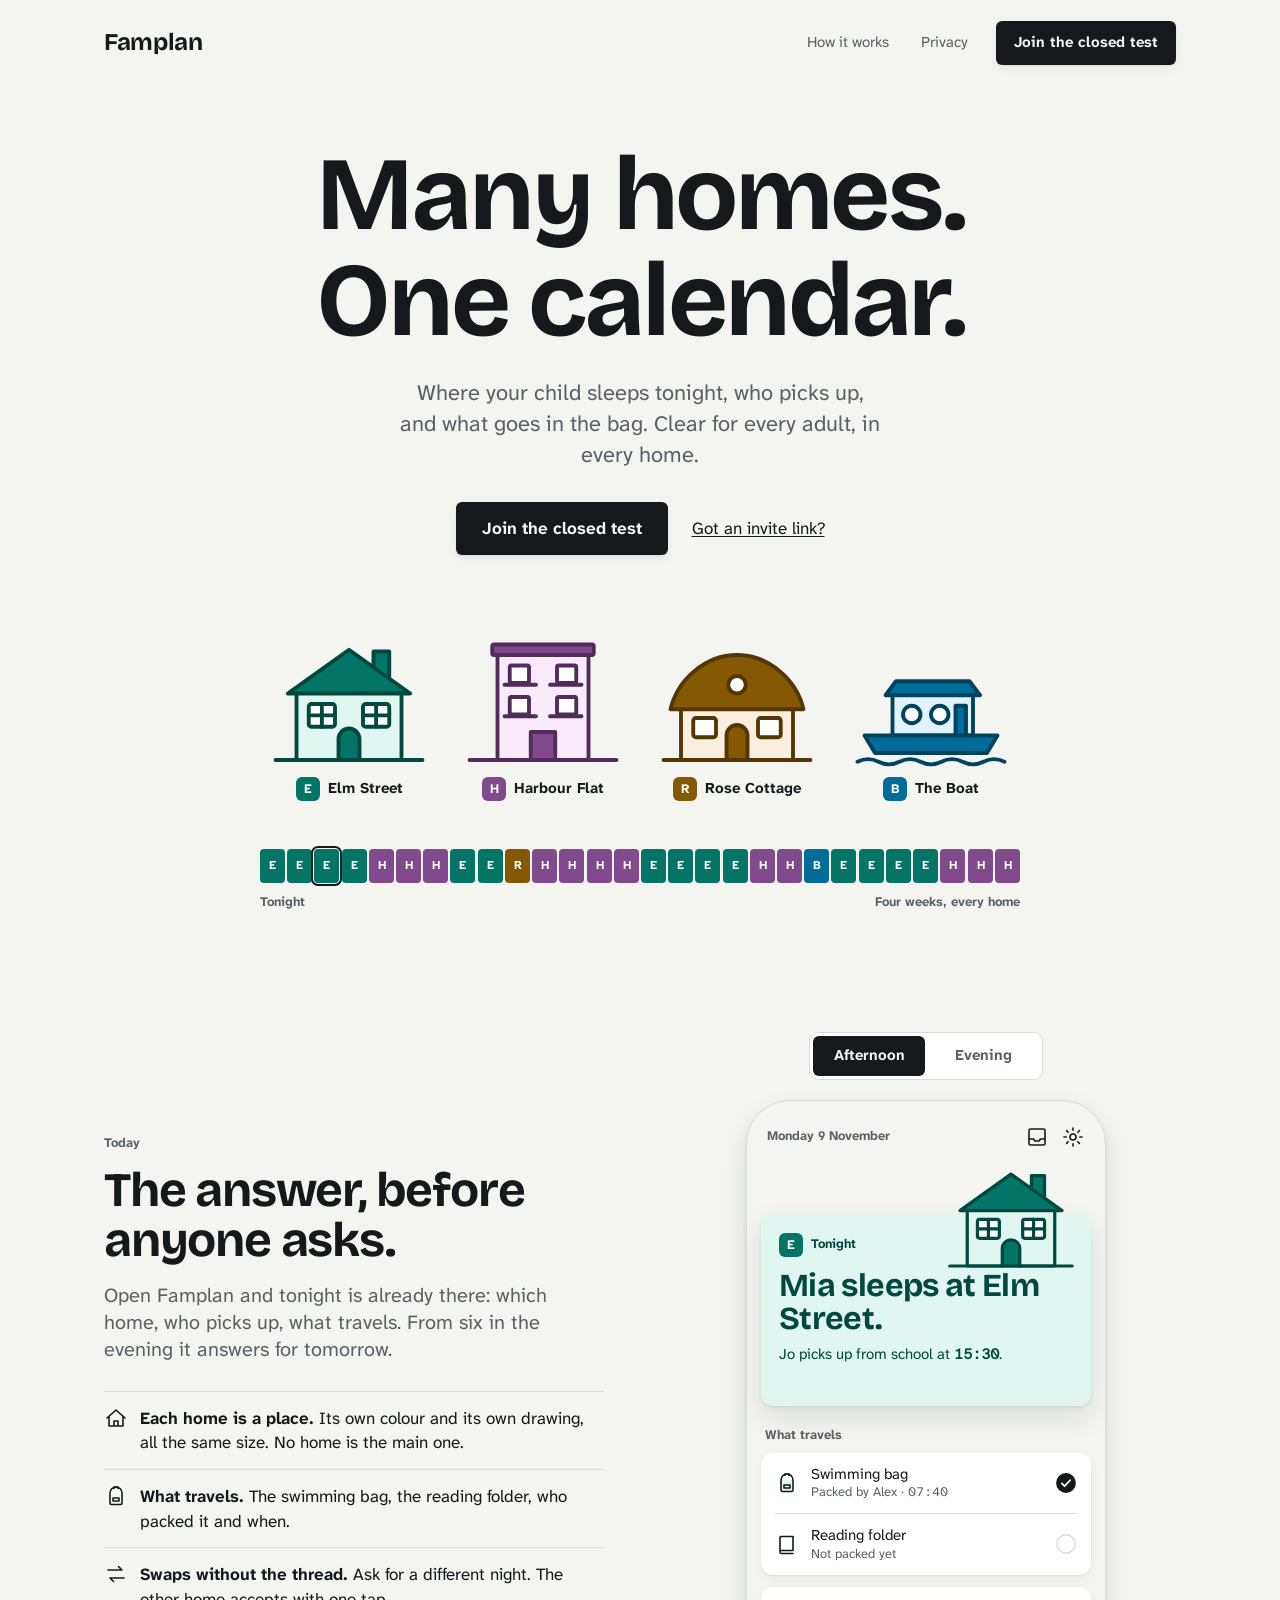
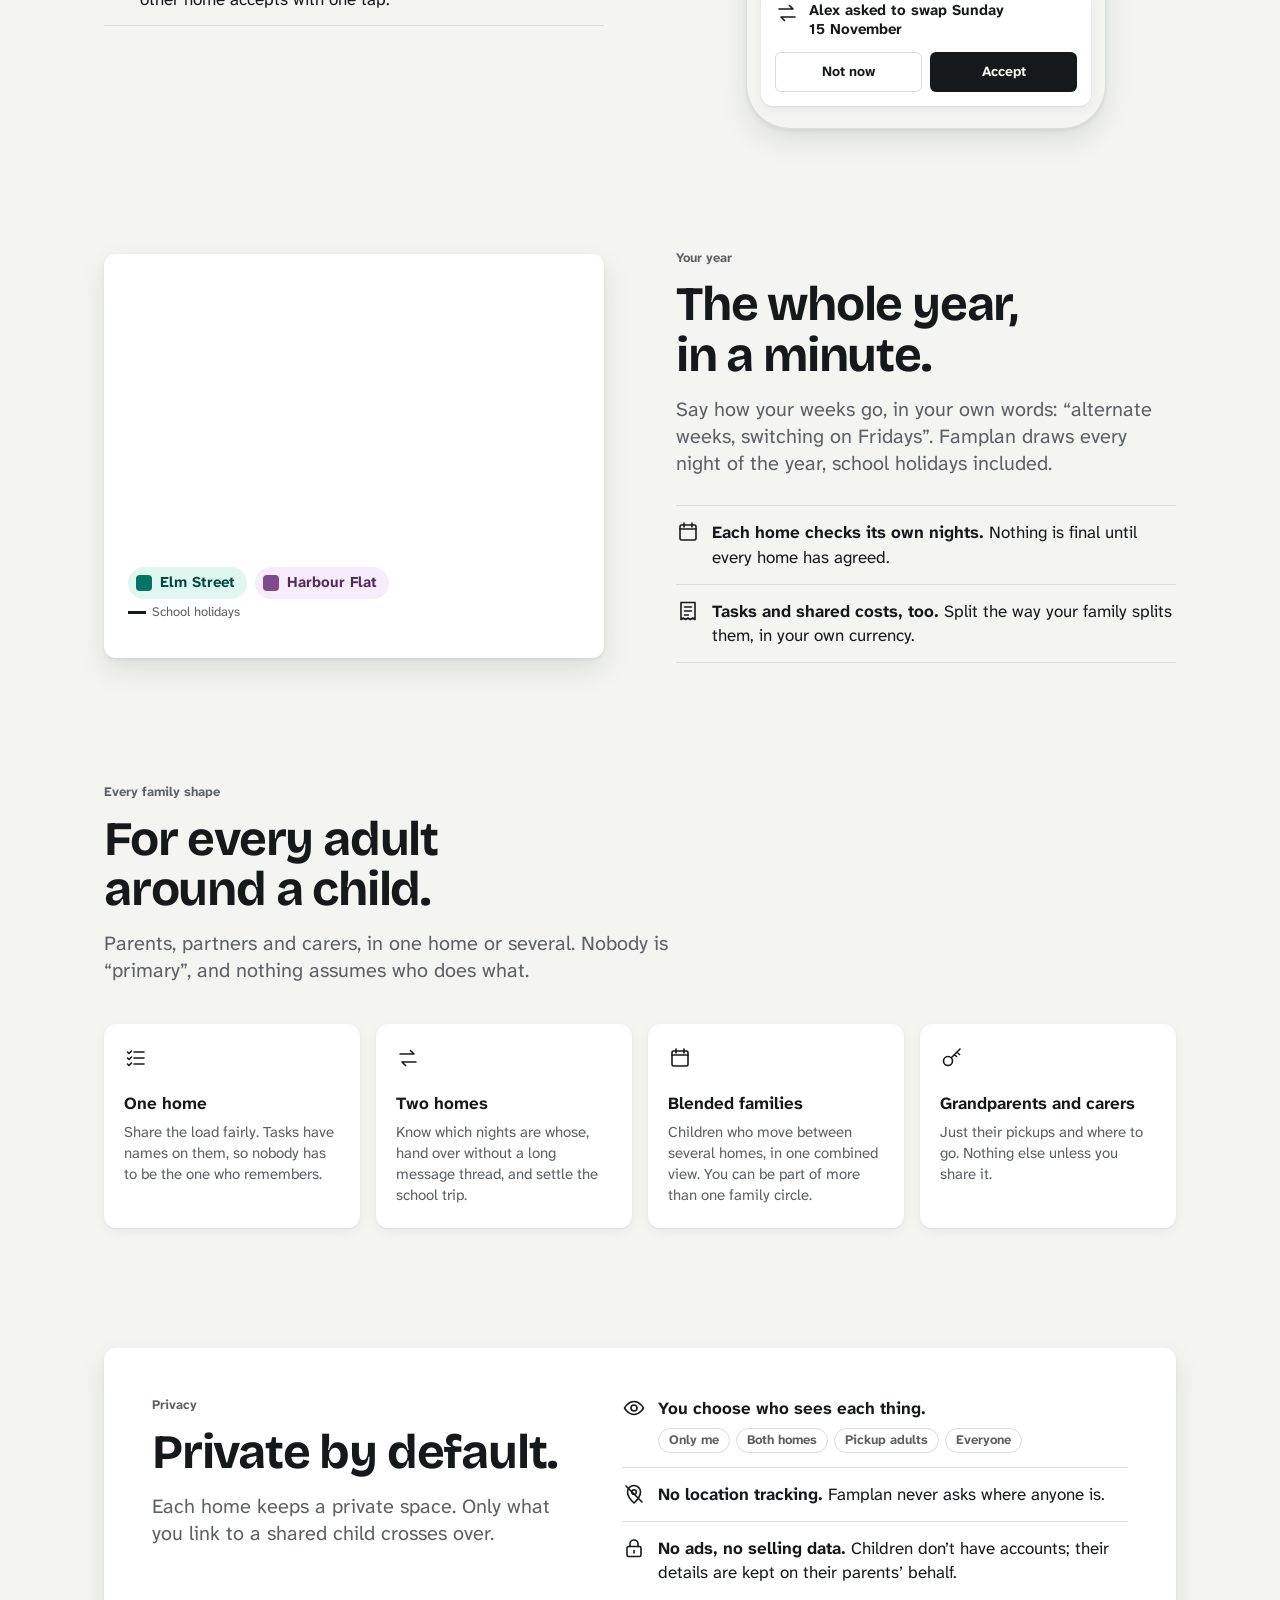
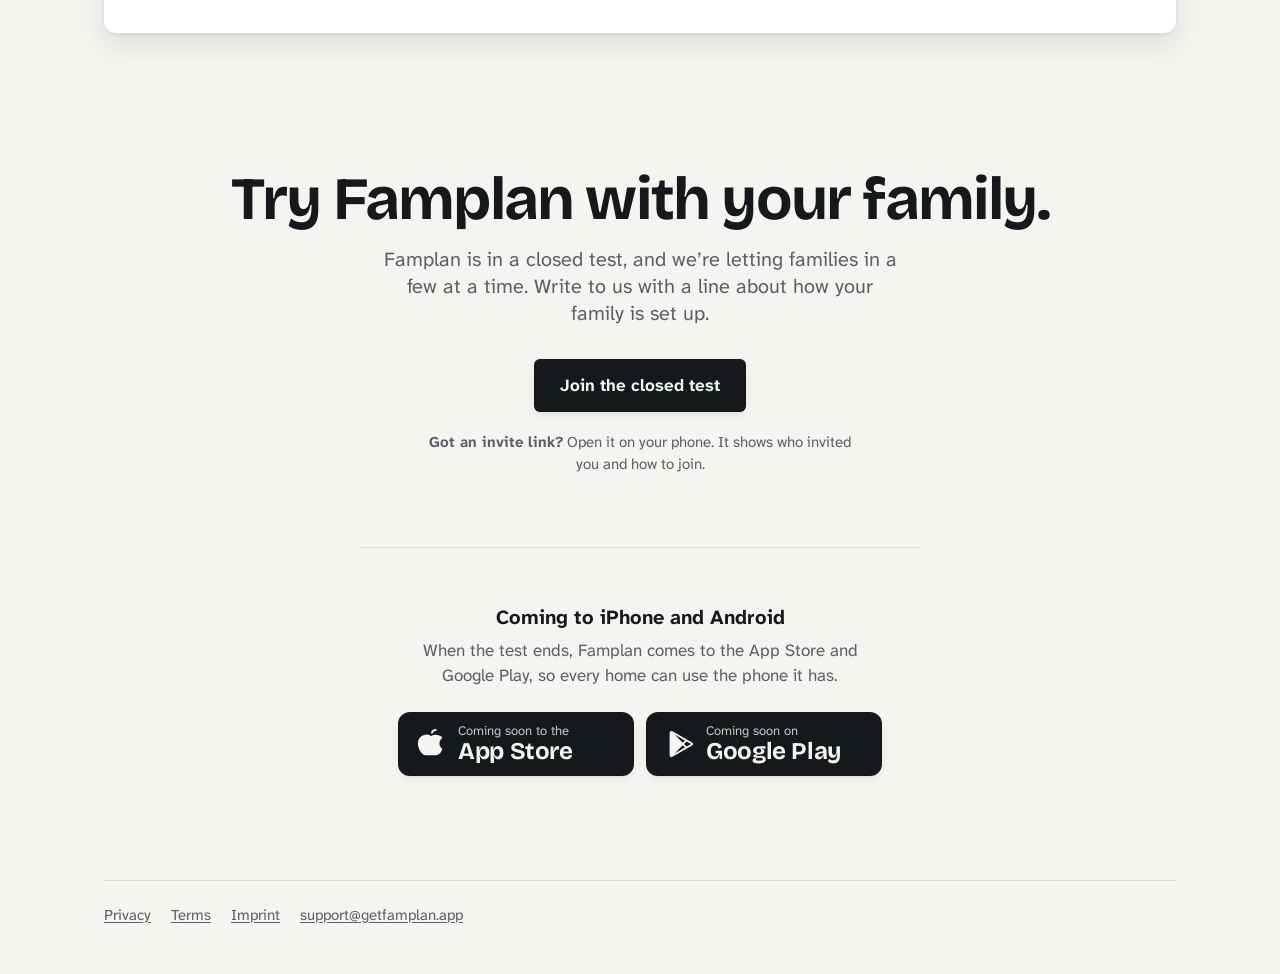
<file: index.html>
<!doctype html>
<html lang="en">
<head>
  <meta charset="utf-8">
  <meta name="viewport" content="width=device-width, initial-scale=1">
  <meta http-equiv="Content-Security-Policy" content="default-src 'none'; script-src 'self'; style-src 'self'; font-src 'self'; img-src 'self'; base-uri 'none'; form-action 'none'">
  <meta name="referrer" content="no-referrer">
  <title>Famplan: many homes, one calendar</title>
  <meta name="description" content="Where your child sleeps tonight, who picks up and what goes in the bag, clear for every adult in every home. Famplan is in a closed test.">
  <meta property="og:title" content="Famplan: many homes, one calendar">
  <meta property="og:description" content="Where your child sleeps tonight, who picks up and what goes in the bag, clear for every adult in every home.">
  <meta property="og:url" content="https://getfamplan.app/">
  <meta name="color-scheme" content="light dark">
  <link rel="icon" href="/favicon.svg" type="image/svg+xml">
  <link rel="preload" href="/fonts/BricolageGrotesque_700Bold.ttf" as="font" type="font/ttf" crossorigin>
  <link rel="stylesheet" href="/style.css">
  <link rel="stylesheet" href="/landing.css">
  <script src="/js/landing.js"></script>
</head>
<body class="landing">
  <svg class="sprite" width="0" height="0" aria-hidden="true" focusable="false"><defs><symbol id="h-terrace" viewBox="0 0 96 80"><g class="ln"><rect class="roof" x="62" y="14" width="9" height="16"/><rect class="wall" x="18" y="36" width="60" height="40"/><path class="roof" d="M13 38 L48 13 L83 38 Z"/><rect class="win" x="25" y="44" width="15" height="13" rx="1.5"/><rect class="win" x="56" y="44" width="15" height="13" rx="1.5"/><path class="no" d="M32.5 44 V57 M25 50.5 H40 M63.5 44 V57 M56 50.5 H71"/><path class="roof" d="M42 76 V64 a6 6 0 0 1 12 0 V76"/><path class="no" d="M6 76 H90"/></g></symbol><symbol id="h-flats" viewBox="0 0 96 80"><g class="ln"><rect class="wall" x="22" y="12" width="52" height="64"/><rect class="roof" x="19" y="10" width="58" height="6" rx="1"/><rect class="win" x="29" y="22" width="11" height="10" rx="1"/><rect class="win" x="56" y="22" width="11" height="10" rx="1"/><rect class="win" x="29" y="40" width="11" height="10" rx="1"/><rect class="win" x="56" y="40" width="11" height="10" rx="1"/><path class="no" d="M26 33 H44 M52 33 H70 M26 51 H44 M52 51 H70"/><rect class="roof" x="41" y="60" width="14" height="16"/><path class="no" d="M6 76 H90"/></g></symbol><symbol id="h-cottage" viewBox="0 0 96 80"><g class="ln"><rect class="wall" x="16" y="44" width="64" height="32"/><path class="roof" d="M10 47 C14 30 30 16 48 16 C66 16 82 30 86 47 Z"/><rect class="win" x="23" y="52" width="13" height="11" rx="1.5"/><rect class="win" x="60" y="52" width="13" height="11" rx="1.5"/><path class="roof" d="M42 76 V62 a6 6 0 0 1 12 0 V76"/><circle class="win" cx="48" cy="33" r="5"/><path class="no" d="M6 76 H90"/></g></symbol><symbol id="h-boat" viewBox="0 0 96 80"><g class="ln"><rect class="wall" x="26" y="38" width="46" height="24"/><path class="roof" d="M22 39 H76 L70 31 H28 Z"/><circle class="win" cx="37" cy="50" r="5"/><circle class="win" cx="53" cy="50" r="5"/><rect class="roof" x="62" y="45" width="6" height="17"/><path class="roof" d="M10 62 H86 L80 72 H16 Z"/><path class="no" d="M6 77 q6 -3 12 0 t12 0 t12 0 t12 0 t12 0 t12 0 t12 0"/></g></symbol><symbol id="i-bag" viewBox="0 0 24 24"><path class="duo" d="M6 9h12v10a1.5 1.5 0 0 1-1.5 1.5h-9A1.5 1.5 0 0 1 6 19z"/><g fill="none" stroke="currentColor" stroke-width="1.6" stroke-linecap="round" stroke-linejoin="round"><path d="M6 9a6 6 0 0 1 12 0v10a1.5 1.5 0 0 1-1.5 1.5h-9A1.5 1.5 0 0 1 6 19z"/><path d="M9 14h6v3H9zM10 4.5V3h4v1.5"/></g></symbol><symbol id="i-book" viewBox="0 0 24 24"><g fill="none" stroke="currentColor" stroke-width="1.6" stroke-linecap="round" stroke-linejoin="round"><path d="M5 19.5v-14a1 1 0 0 1 1-1h12v14H6.5A1.5 1.5 0 0 0 5 20a1.5 1.5 0 0 0 1.5 1.5H18"/></g></symbol><symbol id="i-swap" viewBox="0 0 24 24"><g fill="none" stroke="currentColor" stroke-width="1.6" stroke-linecap="round" stroke-linejoin="round"><path d="M4 8h14l-3.5-3.5M20 16H6l3.5 3.5"/></g></symbol><symbol id="i-inbox" viewBox="0 0 24 24"><g fill="none" stroke="currentColor" stroke-width="1.6" stroke-linecap="round" stroke-linejoin="round"><rect x="4" y="4" width="16" height="16" rx="1.5"/><path d="M4 14h4.5l1.5 2h4l1.5-2H20"/></g></symbol><symbol id="i-gear" viewBox="0 0 24 24"><g fill="none" stroke="currentColor" stroke-width="1.6" stroke-linecap="round" stroke-linejoin="round"><circle cx="12" cy="12" r="3"/><path d="M12 3v2.2M12 18.8V21M3 12h2.2M18.8 12H21M5.6 5.6l1.6 1.6M16.8 16.8l1.6 1.6M5.6 18.4l1.6-1.6M16.8 7.2l1.6-1.6"/></g></symbol><symbol id="i-cal" viewBox="0 0 24 24"><g fill="none" stroke="currentColor" stroke-width="1.6" stroke-linecap="round" stroke-linejoin="round"><rect x="4" y="5" width="16" height="15" rx="1.5"/><path d="M4 9h16M8 3v4M16 3v4"/></g></symbol><symbol id="i-list" viewBox="0 0 24 24"><g fill="none" stroke="currentColor" stroke-width="1.6" stroke-linecap="round" stroke-linejoin="round"><path d="M10 6h10M10 12h10M10 18h10M3.5 6l1.5 1.5L7.5 5M3.5 12l1.5 1.5L7.5 11M3.5 18l1.5 1.5L7.5 17"/></g></symbol><symbol id="i-house" viewBox="0 0 24 24"><g fill="none" stroke="currentColor" stroke-width="1.6" stroke-linecap="round" stroke-linejoin="round"><path d="M3 12l9-8 9 8M5 10.5V20h14v-9.5M10 20v-5h4v5"/></g></symbol><symbol id="i-key" viewBox="0 0 24 24"><g fill="none" stroke="currentColor" stroke-width="1.6" stroke-linecap="round" stroke-linejoin="round"><circle cx="8" cy="15" r="4.5"/><path d="M11.3 11.7L20 3M17 6l2.5 2.5M14.5 8.5l2 2"/></g></symbol><symbol id="i-eye" viewBox="0 0 24 24"><g fill="none" stroke="currentColor" stroke-width="1.6" stroke-linecap="round" stroke-linejoin="round"><path d="M2.5 12S6 5.5 12 5.5 21.5 12 21.5 12 18 18.5 12 18.5 2.5 12 2.5 12z"/><circle cx="12" cy="12" r="3"/></g></symbol><symbol id="i-pin" viewBox="0 0 24 24"><g fill="none" stroke="currentColor" stroke-width="1.6" stroke-linecap="round" stroke-linejoin="round"><path d="M12 21s-6.5-6-6.5-11a6.5 6.5 0 0 1 13 0c0 5-6.5 11-6.5 11z"/><circle cx="12" cy="10" r="2.3"/><path d="M4 4l16 16"/></g></symbol><symbol id="i-receipt" viewBox="0 0 24 24"><g fill="none" stroke="currentColor" stroke-width="1.6" stroke-linecap="round" stroke-linejoin="round"><path d="M5 3.5h14v17l-2.3-1.5-2.4 1.5-2.3-1.5-2.4 1.5-2.3-1.5L5 20.5zM8.5 8h7M8.5 12h7M8.5 16h4"/></g></symbol><symbol id="i-lock" viewBox="0 0 24 24"><g fill="none" stroke="currentColor" stroke-width="1.6" stroke-linecap="round" stroke-linejoin="round"><rect x="5" y="10.5" width="14" height="10" rx="1.5"/><path d="M8 10.5V8a4 4 0 0 1 8 0v2.5M12 14.5v2.5"/></g></symbol></defs></svg>
  <a class="skip" href="#main">Skip to content</a>

  <header class="wrap lp-header">
    <a class="wordmark" href="/">Famplan</a>
    <nav class="lp-nav" aria-label="Main">
      <a href="#how">How it works</a>
      <a href="#privacy">Privacy</a>
      <a class="button button-primary" href="mailto:support@getfamplan.app?subject=Famplan%20closed%20test">Join the closed test</a>
    </nav>
  </header>

  <main id="main">
    <section class="wrap hero" aria-labelledby="hero-title">
      <h1 class="disp" id="hero-title">Many homes.<br>One calendar.</h1>
      <p class="sub">Where your child sleeps tonight, who picks up, and what goes in the bag. Clear for every adult, in every home.</p>
      <div class="cta-row">
        <a class="button button-primary" href="mailto:support@getfamplan.app?subject=Famplan%20closed%20test">Join the closed test</a>
        <a href="#join">Got an invite link?</a>
      </div>

      <ul class="street" aria-label="Four example homes"><li class="home-pine"><svg role="img" aria-label="Elm Street, drawn as a terrace house" focusable="false"><use href="#h-terrace"/></svg><span class="name"><span class="mono-sq" aria-hidden="true">E</span>Elm Street</span></li><li class="home-plum"><svg role="img" aria-label="Harbour Flat, drawn as a block of flats" focusable="false"><use href="#h-flats"/></svg><span class="name"><span class="mono-sq" aria-hidden="true">H</span>Harbour Flat</span></li><li class="home-ochre"><svg role="img" aria-label="Rose Cottage, drawn as a cottage" focusable="false"><use href="#h-cottage"/></svg><span class="name"><span class="mono-sq" aria-hidden="true">R</span>Rose Cottage</span></li><li class="home-ocean"><svg role="img" aria-label="The Boat, drawn as a houseboat" focusable="false"><use href="#h-boat"/></svg><span class="name"><span class="mono-sq" aria-hidden="true">B</span>The Boat</span></li></ul>

      <div class="band-wrap">
        <ul class="band" data-band role="img" aria-label="Four weeks of nights, coloured by home. Mostly Elm Street and Harbour Flat, one night at Rose Cottage and one on The Boat. Tonight is Elm Street."><li class="home-pine">E</li><li class="home-pine">E</li><li class="home-pine tonight">E</li><li class="home-pine">E</li><li class="home-plum">H</li><li class="home-plum">H</li><li class="home-plum">H</li><li class="home-pine">E</li><li class="home-pine">E</li><li class="home-ochre">R</li><li class="home-plum">H</li><li class="home-plum">H</li><li class="home-plum" data-swap>H</li><li class="home-plum" data-swap>H</li><li class="home-pine">E</li><li class="home-pine">E</li><li class="home-pine">E</li><li class="home-pine">E</li><li class="home-plum">H</li><li class="home-plum">H</li><li class="home-ocean">B</li><li class="home-pine">E</li><li class="home-pine">E</li><li class="home-pine">E</li><li class="home-pine">E</li><li class="home-plum">H</li><li class="home-plum">H</li><li class="home-plum">H</li></ul>
        <p class="band-caption" aria-hidden="true"><span>Tonight</span><span class="band-status" data-band-status><span class="a">Four weeks, every home</span><span class="b">Swap accepted: 2 nights to Elm Street</span></span></p>
      </div>
    </section>

    <section class="wrap section" id="how" aria-labelledby="today-title">
      <div class="split">
        <div>
          <p class="eyebrow">Today</p>
          <h2 id="today-title">The answer, before anyone asks.</h2>
          <p class="lead">Open Famplan and tonight is already there: which home, who picks up, what travels. From six in the evening it answers for tomorrow.</p>
          <ul class="points">
            <li><svg class="icon" aria-hidden="true" focusable="false"><use href="#i-house"/></svg><span><strong>Each home is a place.</strong> Its own colour and its own drawing, all the same size. No home is the main one.</span></li>
            <li><svg class="icon" aria-hidden="true" focusable="false"><use href="#i-bag"/></svg><span><strong>What travels.</strong> The swimming bag, the reading folder, who packed it and when.</span></li>
            <li><svg class="icon" aria-hidden="true" focusable="false"><use href="#i-swap"/></svg><span><strong>Swaps without the thread.</strong> Ask for a different night. The other home accepts with one tap.</span></li>
          </ul>
        </div>

        <div class="today-demo">
          <div class="seg" role="group" aria-label="Show Today in the">
            <button type="button" data-time="day" aria-pressed="true">Afternoon</button>
            <button type="button" data-time="evening" aria-pressed="false">Evening</button>
          </div>
          <figure class="phone" data-phone role="img" aria-label="Famplan's Today screen in the afternoon: Mia sleeps at Elm Street tonight, Jo picks up from school at 15:30.">
            <div class="phone-bar"><span class="when" data-k="when">Monday 9 November</span><span class="icons"><svg class="icon" aria-hidden="true" focusable="false"><use href="#i-inbox"/></svg><svg class="icon" aria-hidden="true" focusable="false"><use href="#i-gear"/></svg></span></div>
            <div class="place home-pine" data-place>
              <svg class="p p-day home-pine" viewBox="0 0 96 80" focusable="false"><g class="ln"><rect class="roof" x="62" y="14" width="9" height="16"/><rect class="wall" x="18" y="36" width="60" height="40"/><path class="roof" d="M13 38 L48 13 L83 38 Z"/><rect class="win" x="25" y="44" width="15" height="13" rx="1.5"/><rect class="win" x="56" y="44" width="15" height="13" rx="1.5"/><path class="no" d="M32.5 44 V57 M25 50.5 H40 M63.5 44 V57 M56 50.5 H71"/><path class="roof" d="M42 76 V64 a6 6 0 0 1 12 0 V76"/><path class="no" d="M6 76 H90"/></g></svg><svg class="p p-eve home-plum" viewBox="0 0 96 80" focusable="false"><g class="ln"><rect class="wall" x="22" y="12" width="52" height="64"/><rect class="roof" x="19" y="10" width="58" height="6" rx="1"/><rect class="win" x="29" y="22" width="11" height="10" rx="1"/><rect class="win" x="56" y="22" width="11" height="10" rx="1"/><rect class="win" x="29" y="40" width="11" height="10" rx="1"/><rect class="win" x="56" y="40" width="11" height="10" rx="1"/><path class="no" d="M26 33 H44 M52 33 H70 M26 51 H44 M52 51 H70"/><rect class="roof" x="41" y="60" width="14" height="16"/><path class="no" d="M6 76 H90"/></g></svg>
              <p class="place-label"><span class="mono-sq" data-k="mono">E</span><span data-k="label">Tonight</span></p>
              <p class="place-answer" data-k="answer">Mia sleeps at Elm Street.</p>
              <p class="place-line" data-k="line">Jo picks up from school at <strong class="num">15:30</strong>.</p>
            </div>
            <p class="mini-label">What travels</p>
            <ul class="mini-group">
              <li class="home-pine"><svg class="icon" aria-hidden="true" focusable="false"><use href="#i-bag"/></svg><span class="tx">Swimming bag<span class="t2">Packed by Alex · <span class="num">07:40</span></span></span><span class="tick ticked"><svg viewBox="0 0 24 24" focusable="false"><circle cx="12" cy="12" r="10"/><path d="M7.5 12.5l3 3 6-6.5"/></svg></span></li>
              <li data-tick><svg class="icon" aria-hidden="true" focusable="false"><use href="#i-book"/></svg><span class="tx">Reading folder<span class="t2" data-k-detail>Not packed yet</span></span><span class="tick"><svg viewBox="0 0 24 24" focusable="false"><circle cx="12" cy="12" r="10"/><path d="M7.5 12.5l3 3 6-6.5"/></svg></span></li>
            </ul>
            <div class="wait">
              <p><svg class="icon" aria-hidden="true" focusable="false"><use href="#i-swap"/></svg>Alex asked to swap Sunday 15 November</p>
              <div class="bs"><span class="b sec">Not now</span><span class="b pri">Accept</span></div>
            </div>
          </figure>
        </div>
      </div>
    </section>

    <section class="wrap section" aria-labelledby="year-title">
      <div class="split reverse">
        <figure class="year" data-year role="img" aria-label="A year of nights: alternate weeks at Elm Street and Harbour Flat, switching on Fridays. School holidays are underlined.">
          <div class="year-rows" aria-hidden="true"><div class="m"><span>Jan</span><div class="cells"><i class="home-plum hol"></i><i class="home-pine hol"></i><i class="home-pine"></i><i class="home-pine"></i><i class="home-pine"></i><i class="home-pine"></i><i class="home-pine"></i><i class="home-pine"></i><i class="home-plum"></i><i class="home-plum"></i><i class="home-plum"></i><i class="home-plum"></i><i class="home-plum"></i><i class="home-plum"></i><i class="home-plum"></i><i class="home-pine"></i><i class="home-pine"></i><i class="home-pine"></i><i class="home-pine"></i><i class="home-pine"></i><i class="home-pine"></i><i class="home-pine"></i><i class="home-plum"></i><i class="home-plum"></i><i class="home-plum"></i><i class="home-plum"></i><i class="home-plum"></i><i class="home-plum"></i><i class="home-plum"></i><i class="home-pine"></i><i class="home-pine"></i></div></div><div class="m"><span>Feb</span><div class="cells"><i class="home-pine"></i><i class="home-pine"></i><i class="home-pine"></i><i class="home-pine"></i><i class="home-pine"></i><i class="home-plum"></i><i class="home-plum"></i><i class="home-plum"></i><i class="home-plum"></i><i class="home-plum"></i><i class="home-plum"></i><i class="home-plum"></i><i class="home-pine"></i><i class="home-pine"></i><i class="home-pine"></i><i class="home-pine hol"></i><i class="home-pine hol"></i><i class="home-pine hol"></i><i class="home-pine hol"></i><i class="home-plum hol"></i><i class="home-plum"></i><i class="home-plum"></i><i class="home-plum"></i><i class="home-plum"></i><i class="home-plum"></i><i class="home-plum"></i><i class="home-pine"></i><i class="home-pine"></i></div></div><div class="m"><span>Mar</span><div class="cells"><i class="home-pine"></i><i class="home-pine"></i><i class="home-pine"></i><i class="home-pine"></i><i class="home-pine"></i><i class="home-plum"></i><i class="home-plum"></i><i class="home-plum"></i><i class="home-plum"></i><i class="home-plum"></i><i class="home-plum"></i><i class="home-plum"></i><i class="home-pine"></i><i class="home-pine"></i><i class="home-pine"></i><i class="home-pine"></i><i class="home-pine"></i><i class="home-pine"></i><i class="home-pine"></i><i class="home-plum"></i><i class="home-plum"></i><i class="home-plum"></i><i class="home-plum"></i><i class="home-plum"></i><i class="home-plum"></i><i class="home-plum"></i><i class="home-pine"></i><i class="home-pine"></i><i class="home-pine"></i><i class="home-pine hol"></i><i class="home-pine hol"></i></div></div><div class="m"><span>Apr</span><div class="cells"><i class="home-pine hol"></i><i class="home-pine hol"></i><i class="home-plum hol"></i><i class="home-plum hol"></i><i class="home-plum hol"></i><i class="home-plum hol"></i><i class="home-plum hol"></i><i class="home-plum hol"></i><i class="home-plum hol"></i><i class="home-pine hol"></i><i class="home-pine"></i><i class="home-pine"></i><i class="home-pine"></i><i class="home-pine"></i><i class="home-pine"></i><i class="home-pine"></i><i class="home-plum"></i><i class="home-plum"></i><i class="home-plum"></i><i class="home-plum"></i><i class="home-plum"></i><i class="home-plum"></i><i class="home-plum"></i><i class="home-pine"></i><i class="home-pine"></i><i class="home-pine"></i><i class="home-pine"></i><i class="home-pine"></i><i class="home-pine"></i><i class="home-pine"></i></div></div><div class="m"><span>May</span><div class="cells"><i class="home-plum"></i><i class="home-plum"></i><i class="home-plum"></i><i class="home-plum"></i><i class="home-plum"></i><i class="home-plum"></i><i class="home-plum"></i><i class="home-pine"></i><i class="home-pine"></i><i class="home-pine"></i><i class="home-pine"></i><i class="home-pine"></i><i class="home-pine"></i><i class="home-pine"></i><i class="home-plum"></i><i class="home-plum"></i><i class="home-plum"></i><i class="home-plum"></i><i class="home-plum"></i><i class="home-plum"></i><i class="home-plum"></i><i class="home-pine"></i><i class="home-pine"></i><i class="home-pine"></i><i class="home-pine hol"></i><i class="home-pine hol"></i><i class="home-pine hol"></i><i class="home-pine hol"></i><i class="home-plum hol"></i><i class="home-plum"></i><i class="home-plum"></i></div></div><div class="m"><span>Jun</span><div class="cells"><i class="home-plum"></i><i class="home-plum"></i><i class="home-plum"></i><i class="home-plum"></i><i class="home-pine"></i><i class="home-pine"></i><i class="home-pine"></i><i class="home-pine"></i><i class="home-pine"></i><i class="home-pine"></i><i class="home-pine"></i><i class="home-plum"></i><i class="home-plum"></i><i class="home-plum"></i><i class="home-plum"></i><i class="home-plum"></i><i class="home-plum"></i><i class="home-plum"></i><i class="home-pine"></i><i class="home-pine"></i><i class="home-pine"></i><i class="home-pine"></i><i class="home-pine"></i><i class="home-pine"></i><i class="home-pine"></i><i class="home-plum"></i><i class="home-plum"></i><i class="home-plum"></i><i class="home-plum"></i><i class="home-plum"></i></div></div><div class="m"><span>Jul</span><div class="cells"><i class="home-plum"></i><i class="home-plum"></i><i class="home-pine"></i><i class="home-pine"></i><i class="home-pine"></i><i class="home-pine"></i><i class="home-pine"></i><i class="home-pine"></i><i class="home-pine"></i><i class="home-plum"></i><i class="home-plum"></i><i class="home-plum"></i><i class="home-plum"></i><i class="home-plum"></i><i class="home-plum"></i><i class="home-plum"></i><i class="home-pine"></i><i class="home-pine"></i><i class="home-pine"></i><i class="home-pine"></i><i class="home-pine"></i><i class="home-pine hol"></i><i class="home-pine hol"></i><i class="home-plum hol"></i><i class="home-plum hol"></i><i class="home-plum hol"></i><i class="home-plum hol"></i><i class="home-plum hol"></i><i class="home-plum hol"></i><i class="home-plum hol"></i><i class="home-pine hol"></i></div></div><div class="m"><span>Aug</span><div class="cells"><i class="home-pine hol"></i><i class="home-pine hol"></i><i class="home-pine hol"></i><i class="home-pine hol"></i><i class="home-pine hol"></i><i class="home-pine hol"></i><i class="home-plum hol"></i><i class="home-plum hol"></i><i class="home-plum hol"></i><i class="home-plum hol"></i><i class="home-plum hol"></i><i class="home-plum hol"></i><i class="home-plum hol"></i><i class="home-pine hol"></i><i class="home-pine hol"></i><i class="home-pine hol"></i><i class="home-pine hol"></i><i class="home-pine hol"></i><i class="home-pine hol"></i><i class="home-pine hol"></i><i class="home-plum hol"></i><i class="home-plum hol"></i><i class="home-plum hol"></i><i class="home-plum hol"></i><i class="home-plum hol"></i><i class="home-plum hol"></i><i class="home-plum hol"></i><i class="home-pine hol"></i><i class="home-pine hol"></i><i class="home-pine hol"></i><i class="home-pine hol"></i></div></div><div class="m"><span>Sep</span><div class="cells"><i class="home-pine"></i><i class="home-pine"></i><i class="home-pine"></i><i class="home-plum"></i><i class="home-plum"></i><i class="home-plum"></i><i class="home-plum"></i><i class="home-plum"></i><i class="home-plum"></i><i class="home-plum"></i><i class="home-pine"></i><i class="home-pine"></i><i class="home-pine"></i><i class="home-pine"></i><i class="home-pine"></i><i class="home-pine"></i><i class="home-pine"></i><i class="home-plum"></i><i class="home-plum"></i><i class="home-plum"></i><i class="home-plum"></i><i class="home-plum"></i><i class="home-plum"></i><i class="home-plum"></i><i class="home-pine"></i><i class="home-pine"></i><i class="home-pine"></i><i class="home-pine"></i><i class="home-pine"></i><i class="home-pine"></i></div></div><div class="m"><span>Oct</span><div class="cells"><i class="home-pine"></i><i class="home-plum"></i><i class="home-plum"></i><i class="home-plum"></i><i class="home-plum"></i><i class="home-plum"></i><i class="home-plum"></i><i class="home-plum"></i><i class="home-pine"></i><i class="home-pine"></i><i class="home-pine"></i><i class="home-pine"></i><i class="home-pine"></i><i class="home-pine"></i><i class="home-pine"></i><i class="home-plum"></i><i class="home-plum"></i><i class="home-plum"></i><i class="home-plum"></i><i class="home-plum"></i><i class="home-plum"></i><i class="home-plum"></i><i class="home-pine"></i><i class="home-pine"></i><i class="home-pine"></i><i class="home-pine hol"></i><i class="home-pine hol"></i><i class="home-pine hol"></i><i class="home-pine hol"></i><i class="home-plum hol"></i><i class="home-plum"></i></div></div><div class="m"><span>Nov</span><div class="cells"><i class="home-plum"></i><i class="home-plum"></i><i class="home-plum"></i><i class="home-plum"></i><i class="home-plum"></i><i class="home-pine"></i><i class="home-pine"></i><i class="home-pine"></i><i class="home-pine"></i><i class="home-pine"></i><i class="home-pine"></i><i class="home-pine"></i><i class="home-plum"></i><i class="home-plum"></i><i class="home-plum"></i><i class="home-plum"></i><i class="home-plum"></i><i class="home-plum"></i><i class="home-plum"></i><i class="home-pine"></i><i class="home-pine"></i><i class="home-pine"></i><i class="home-pine"></i><i class="home-pine"></i><i class="home-pine"></i><i class="home-pine"></i><i class="home-plum"></i><i class="home-plum"></i><i class="home-plum"></i><i class="home-plum"></i></div></div><div class="m"><span>Dec</span><div class="cells"><i class="home-plum"></i><i class="home-plum"></i><i class="home-plum"></i><i class="home-pine"></i><i class="home-pine"></i><i class="home-pine"></i><i class="home-pine"></i><i class="home-pine"></i><i class="home-pine"></i><i class="home-pine"></i><i class="home-plum"></i><i class="home-plum"></i><i class="home-plum"></i><i class="home-plum"></i><i class="home-plum"></i><i class="home-plum"></i><i class="home-plum"></i><i class="home-pine"></i><i class="home-pine"></i><i class="home-pine"></i><i class="home-pine hol"></i><i class="home-pine hol"></i><i class="home-pine hol"></i><i class="home-pine hol"></i><i class="home-plum hol"></i><i class="home-plum hol"></i><i class="home-plum hol"></i><i class="home-plum hol"></i><i class="home-plum hol"></i><i class="home-plum hol"></i><i class="home-plum hol"></i></div></div></div>
          <ul class="chips" aria-hidden="true">
            <li class="chip home-pine"><span class="swatch"></span>Elm Street</li>
            <li class="chip home-plum"><span class="swatch"></span>Harbour Flat</li>
          </ul>
          <p class="key" aria-hidden="true"><span><span class="key-hol"></span>School holidays</span></p>
        </figure>
        <div>
          <p class="eyebrow">Your year</p>
          <h2 id="year-title">The whole year, in a minute.</h2>
          <p class="lead">Say how your weeks go, in your own words: “alternate weeks, switching on Fridays”. Famplan draws every night of the year, school holidays included.</p>
          <ul class="points">
            <li><svg class="icon" aria-hidden="true" focusable="false"><use href="#i-cal"/></svg><span><strong>Each home checks its own nights.</strong> Nothing is final until every home has agreed.</span></li>
            <li><svg class="icon" aria-hidden="true" focusable="false"><use href="#i-receipt"/></svg><span><strong>Tasks and shared costs, too.</strong> Split the way your family splits them, in your own currency.</span></li>
          </ul>
        </div>
      </div>
    </section>

    <section class="wrap section" aria-labelledby="who-title">
      <div class="section-head">
        <p class="eyebrow">Every family shape</p>
        <h2 id="who-title">For every adult around a child.</h2>
        <p class="lead">Parents, partners and carers, in one home or several. Nobody is “primary”, and nothing assumes who does what.</p>
      </div>
      <ul class="families">
        <li><svg class="icon" aria-hidden="true" focusable="false"><use href="#i-list"/></svg><h3>One home</h3><p>Share the load fairly. Tasks have names on them, so nobody has to be the one who remembers.</p></li>
        <li><svg class="icon" aria-hidden="true" focusable="false"><use href="#i-swap"/></svg><h3>Two homes</h3><p>Know which nights are whose, hand over without a long message thread, and settle the school trip.</p></li>
        <li><svg class="icon" aria-hidden="true" focusable="false"><use href="#i-cal"/></svg><h3>Blended families</h3><p>Children who move between several homes, in one combined view. You can be part of more than one family circle.</p></li>
        <li><svg class="icon" aria-hidden="true" focusable="false"><use href="#i-key"/></svg><h3>Grandparents and carers</h3><p>Just their pickups and where to go. Nothing else unless you share it.</p></li>
      </ul>
    </section>

    <section class="wrap section" id="privacy" aria-labelledby="privacy-title">
      <div class="privacy">
        <div>
          <p class="eyebrow">Privacy</p>
          <h2 id="privacy-title">Private by default.</h2>
          <p class="lead">Each home keeps a private space. Only what you link to a shared child crosses over.</p>
        </div>
        <ul class="points">
          <li><svg class="icon" aria-hidden="true" focusable="false"><use href="#i-eye"/></svg><span><strong>You choose who sees each thing.</strong><span class="tags" aria-label="Audiences"><span class="tag">Only me</span><span class="tag">Both homes</span><span class="tag">Pickup adults</span><span class="tag">Everyone</span></span></span></li>
          <li><svg class="icon" aria-hidden="true" focusable="false"><use href="#i-pin"/></svg><span><strong>No location tracking.</strong> Famplan never asks where anyone is.</span></li>
          <li><svg class="icon" aria-hidden="true" focusable="false"><use href="#i-lock"/></svg><span><strong>No ads, no selling data.</strong> Children don’t have accounts; their details are kept on their parents’ behalf.</span></li>
        </ul>
      </div>
    </section>

    <div class="wrap closing">
      <section class="join" id="join" aria-labelledby="join-title">
        <h2 class="disp" id="join-title">Try Famplan with your family.</h2>
        <p class="lead">Famplan is in a closed test, and we’re letting families in a few at a time. Write to us with a line about how your family is set up.</p>
        <div class="cta-row">
          <a class="button button-primary" href="mailto:support@getfamplan.app?subject=Famplan%20closed%20test">Join the closed test</a>
        </div>
        <p class="note"><strong>Got an invite link?</strong> Open it on your phone. It shows who invited you and how to join.</p>
      </section>

      <section class="stores" aria-labelledby="stores-title">
        <h2 id="stores-title">Coming to iPhone and Android</h2>
        <p class="stores-lead">When the test ends, Famplan comes to the App Store and Google Play, so every home can use the phone it has.</p>
        <ul class="store-list">
          <li class="store"><svg class="store-mark" viewBox="0 0 256 256" aria-hidden="true" focusable="false"><path d="M128.23 30A40 40 0 0 1 167 0h1a8 8 0 0 1 0 16h-1a24 24 0 0 0-23.24 18 8 8 0 1 1-15.5-4Zm95.07 139.59a8.07 8.07 0 0 0-2.8-3.4C203.53 154.53 200 134.64 200 120c0-17.67 13.47-33.06 21.5-40.67a8 8 0 0 0 0-11.62C208.82 55.74 187.82 48 168 48a72.23 72.23 0 0 0-40 12.13 71.56 71.56 0 0 0-90.71 9.09A74.63 74.63 0 0 0 16 123.4a127 127 0 0 0 40.14 89.73A39.8 39.8 0 0 0 83.59 224h87.68a39.84 39.84 0 0 0 29.12-12.57 125 125 0 0 0 17.82-24.6c7.02-12.83 6.12-14.83 5.09-17.24"/></svg><span><span class="store-small">Coming soon to the</span><span class="store-name">App Store</span></span></li>
          <li class="store"><svg class="store-mark" viewBox="0 0 256 256" aria-hidden="true" focusable="false"><path d="M239.82 114.18 72 18.16a16 16 0 0 0-16.12 0A15.68 15.68 0 0 0 48 31.87v192.26a15.68 15.68 0 0 0 7.92 13.67 16 16 0 0 0 16.12 0l167.78-96a15.76 15.76 0 0 0 0-27.64ZM160 139.31l18.92 18.92-88.5 50.66ZM90.4 47.1l88.53 50.67L160 116.69ZM193.31 150l-22-22 22-22 38.43 22Z"/></svg><span><span class="store-small">Coming soon on</span><span class="store-name">Google Play</span></span></li>
        </ul>
      </section>
    </div>
  </main>

  <footer class="lp-footer">
    <div class="site-footer">
    <nav aria-label="Legal">
      <a href="/privacy/">Privacy</a>
      <a href="/terms/">Terms</a>
      <a href="/imprint/">Imprint</a>
      <a href="mailto:support@getfamplan.app">support@getfamplan.app</a>
    </nav>
    </div>
  </footer>
</body>
</html>
</file>
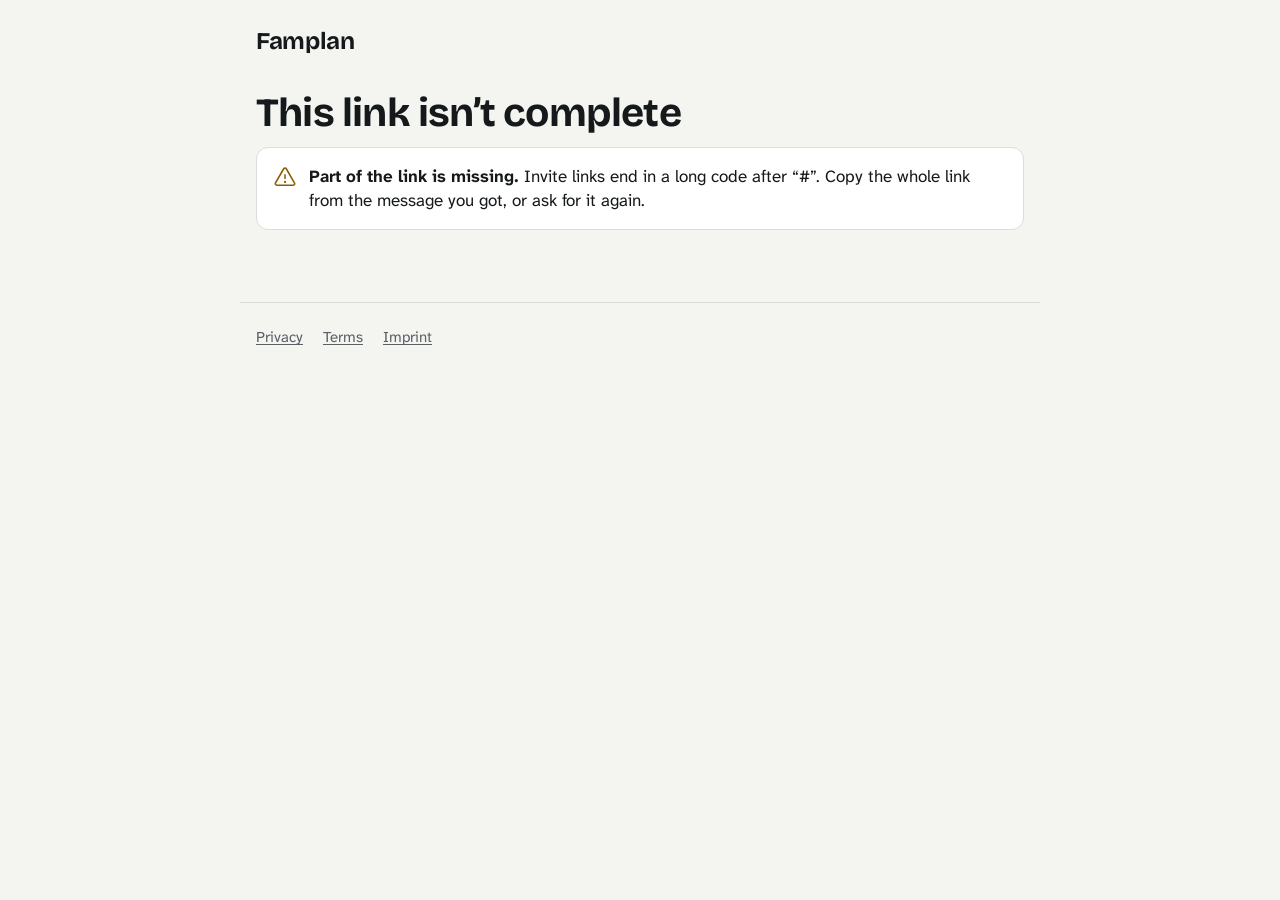
<file: i/index.html>
<!doctype html>
<html lang="en">
<head>
  <meta charset="utf-8">
  <meta name="viewport" content="width=device-width, initial-scale=1">
  <meta http-equiv="Content-Security-Policy" content="default-src 'none'; script-src 'self'; style-src 'self'; font-src 'self'; img-src 'self'; connect-src https://pcxcdeottcprfbcyjqvn.supabase.co; base-uri 'none'; form-action 'none'">
  <meta name="referrer" content="no-referrer">
  <meta name="robots" content="noindex, nofollow">
  <title>Your Famplan invite</title>
  <meta name="color-scheme" content="light dark">
  <link rel="icon" href="/favicon.svg" type="image/svg+xml">
  <link rel="stylesheet" href="/style.css">
  <script src="/config.js" defer></script>
  <script src="/js/famplan.js" defer></script>
  <script src="/js/invite.js" defer></script>
</head>
<body>
  <header class="site-header">
    <a class="wordmark" href="/">Famplan</a>
  </header>

  <main id="invite" aria-live="polite" aria-busy="true">
    <h1>Your invite</h1>
    <p class="muted">Loading who invited you…</p>
    <span class="skeleton skeleton-title"></span>
    <span class="skeleton skeleton-line"></span>
    <noscript>
      <p>This page needs JavaScript to show your invite. If you already have Famplan, open the link on your phone.</p>
    </noscript>
  </main>

  <footer class="site-footer">
    <nav aria-label="Legal">
      <a href="/privacy/">Privacy</a>
      <a href="/terms/">Terms</a>
      <a href="/imprint/">Imprint</a>
    </nav>
  </footer>
</body>
</html>
</file>
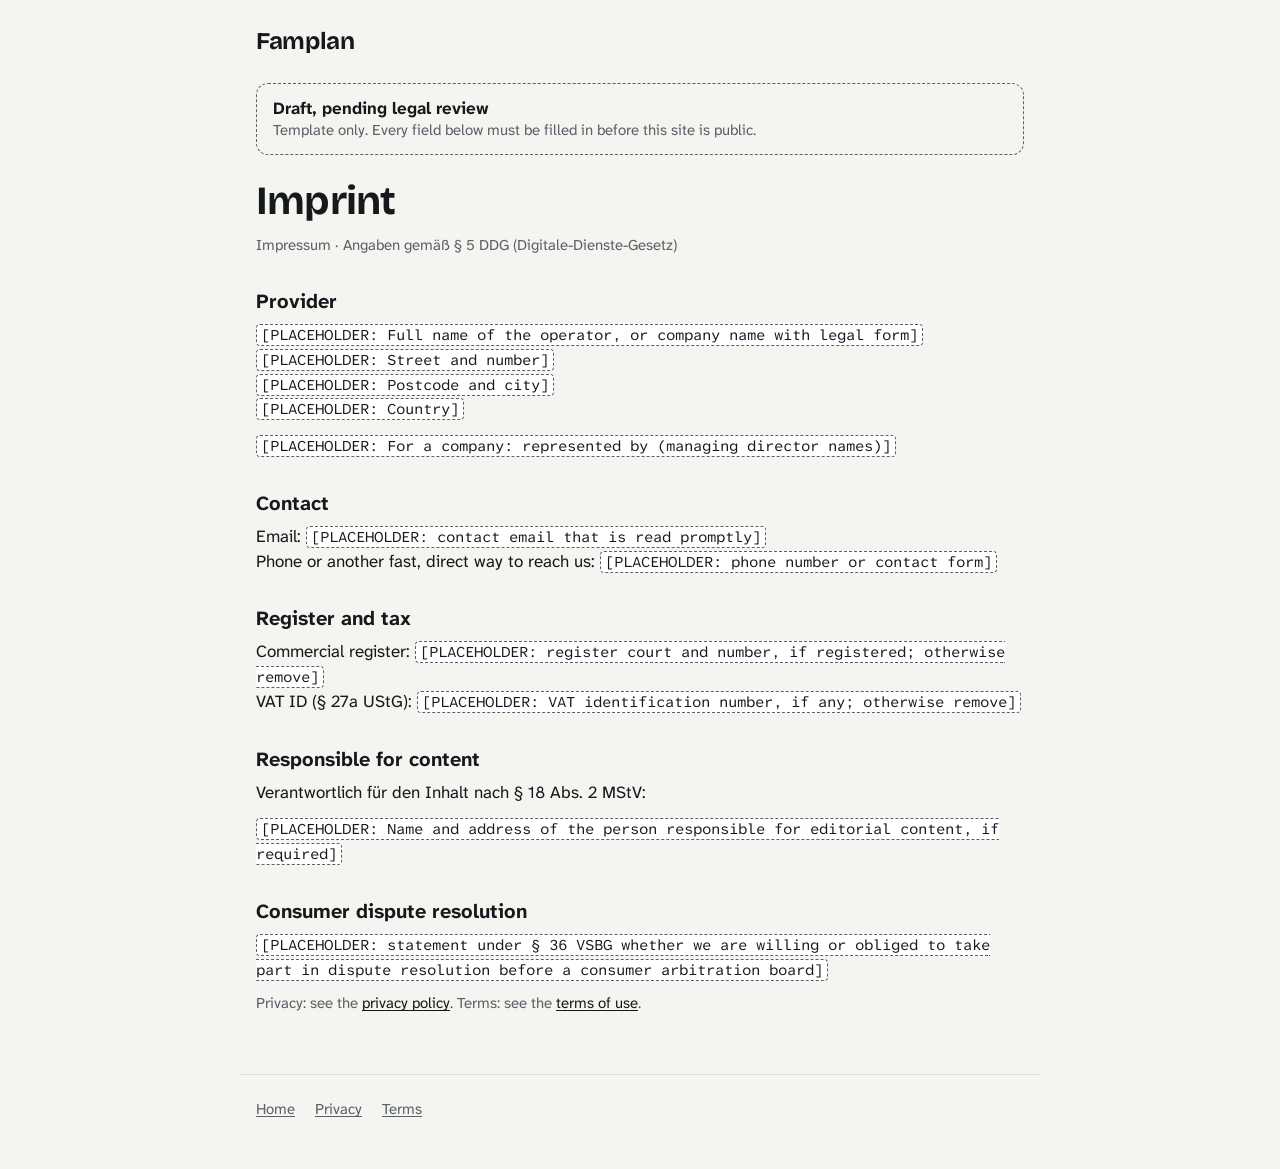
<file: imprint/index.html>
<!doctype html>
<html lang="en">
<head>
  <meta charset="utf-8">
  <meta name="viewport" content="width=device-width, initial-scale=1">
  <meta http-equiv="Content-Security-Policy" content="default-src 'none'; style-src 'self'; font-src 'self'; img-src 'self'; base-uri 'none'; form-action 'none'">
  <meta name="referrer" content="no-referrer">
  <meta name="robots" content="noindex">
  <title>Imprint (Impressum)</title>
  <meta name="color-scheme" content="light dark">
  <link rel="icon" href="/favicon.svg" type="image/svg+xml">
  <link rel="stylesheet" href="/style.css">
</head>
<body>
  <header class="site-header">
    <a class="wordmark" href="/">Famplan</a>
  </header>

  <main class="legal">
    <p class="draft" role="note">Draft, pending legal review
      <span>Template only. Every field below must be filled in before this site is public.</span>
    </p>

    <h1>Imprint</h1>
    <p class="secondary" lang="de">Impressum · Angaben gemäß § 5 DDG (Digitale-Dienste-Gesetz)</p>

    <section>
      <h2>Provider</h2>
      <p><span class="placeholder">[PLACEHOLDER: Full name of the operator, or company name with legal form]</span><br>
        <span class="placeholder">[PLACEHOLDER: Street and number]</span><br>
        <span class="placeholder">[PLACEHOLDER: Postcode and city]</span><br>
        <span class="placeholder">[PLACEHOLDER: Country]</span></p>
      <p><span class="placeholder">[PLACEHOLDER: For a company: represented by (managing director names)]</span></p>
    </section>

    <section>
      <h2>Contact</h2>
      <p>Email: <span class="placeholder">[PLACEHOLDER: contact email that is read promptly]</span><br>
        Phone or another fast, direct way to reach us: <span class="placeholder">[PLACEHOLDER: phone number or contact form]</span></p>
    </section>

    <section>
      <h2>Register and tax</h2>
      <p>Commercial register: <span class="placeholder">[PLACEHOLDER: register court and number, if registered; otherwise remove]</span><br>
        VAT ID (§ 27a UStG): <span class="placeholder">[PLACEHOLDER: VAT identification number, if any; otherwise remove]</span></p>
    </section>

    <section>
      <h2>Responsible for content</h2>
      <p lang="de">Verantwortlich für den Inhalt nach § 18 Abs. 2 MStV:</p>
      <p><span class="placeholder">[PLACEHOLDER: Name and address of the person responsible for editorial content, if required]</span></p>
    </section>

    <section>
      <h2>Consumer dispute resolution</h2>
      <p><span class="placeholder">[PLACEHOLDER: statement under § 36 VSBG whether we are willing or obliged to take part in dispute resolution before a consumer arbitration board]</span></p>
    </section>

    <p class="secondary">Privacy: see the <a href="/privacy/">privacy policy</a>. Terms: see the <a href="/terms/">terms of use</a>.</p>
  </main>

  <footer class="site-footer">
    <nav aria-label="Legal">
      <a href="/">Home</a>
      <a href="/privacy/">Privacy</a>
      <a href="/terms/">Terms</a>
    </nav>
  </footer>
</body>
</html>
</file>
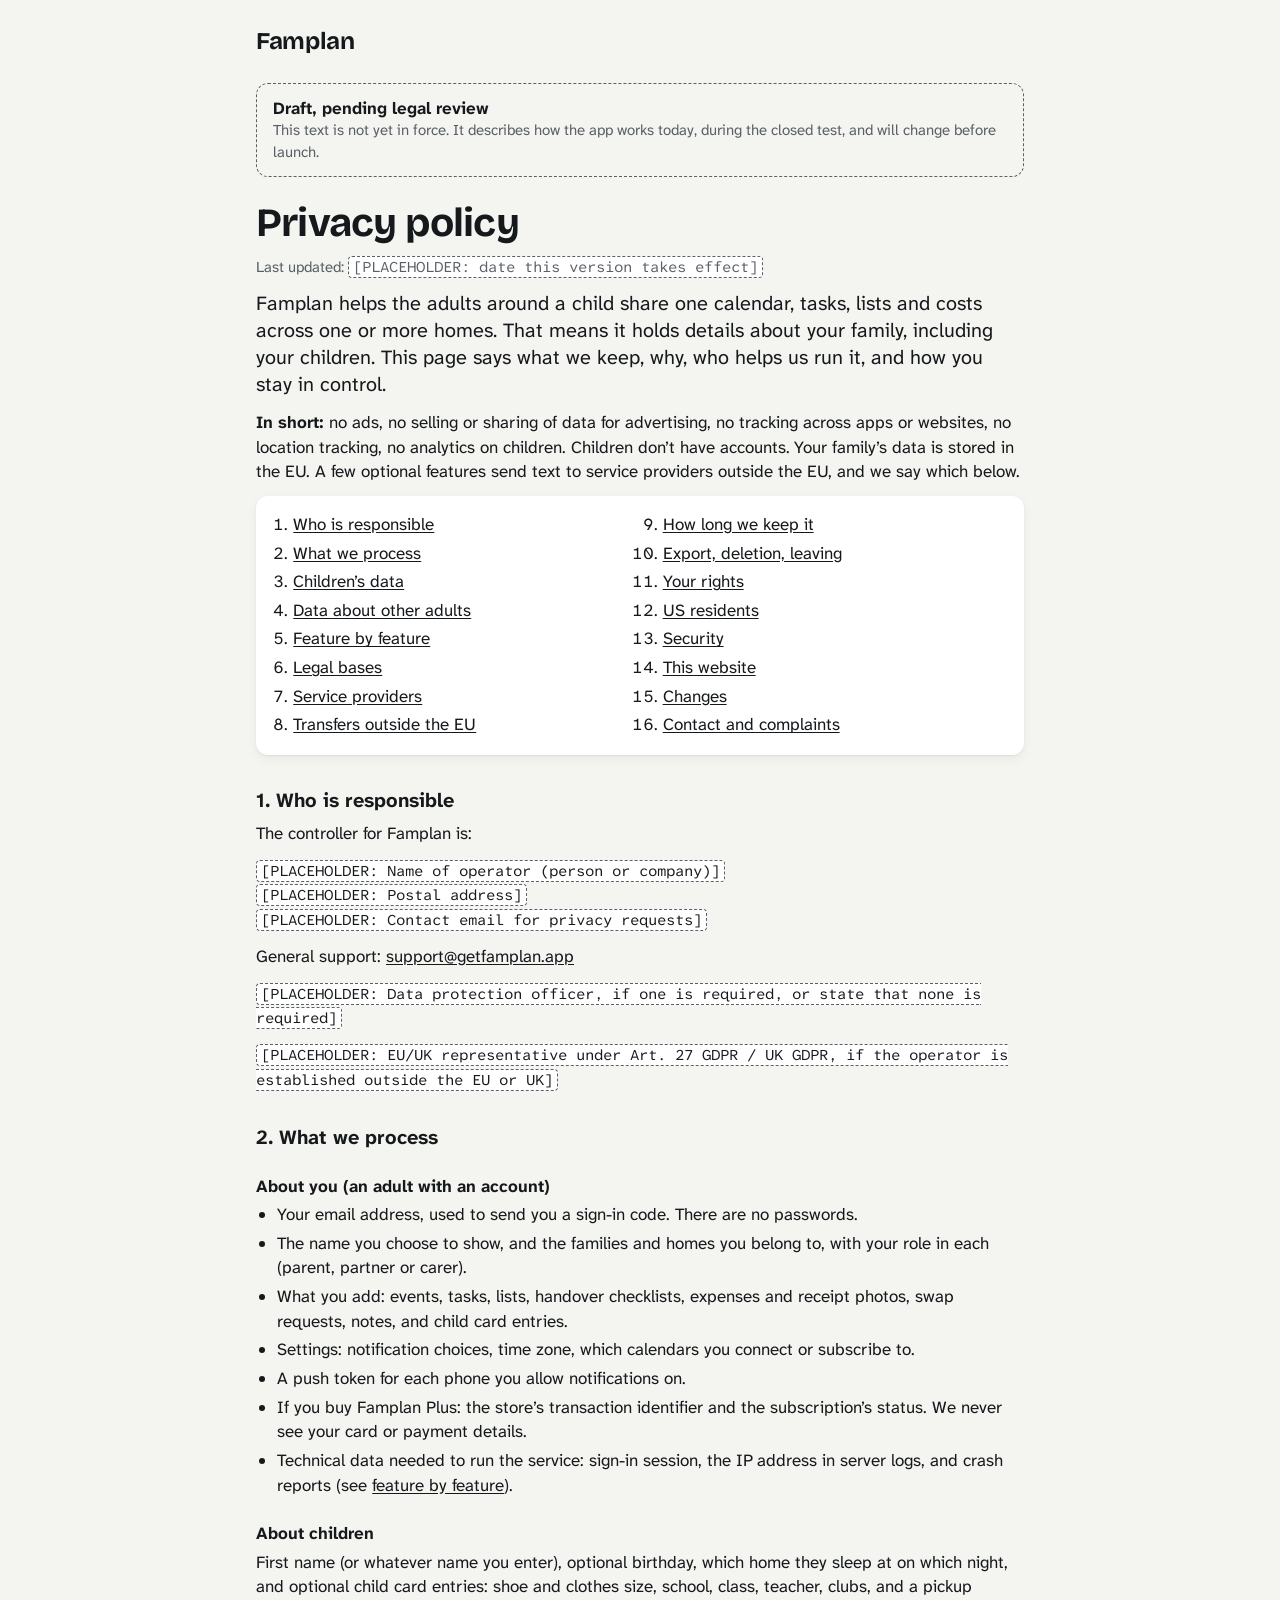
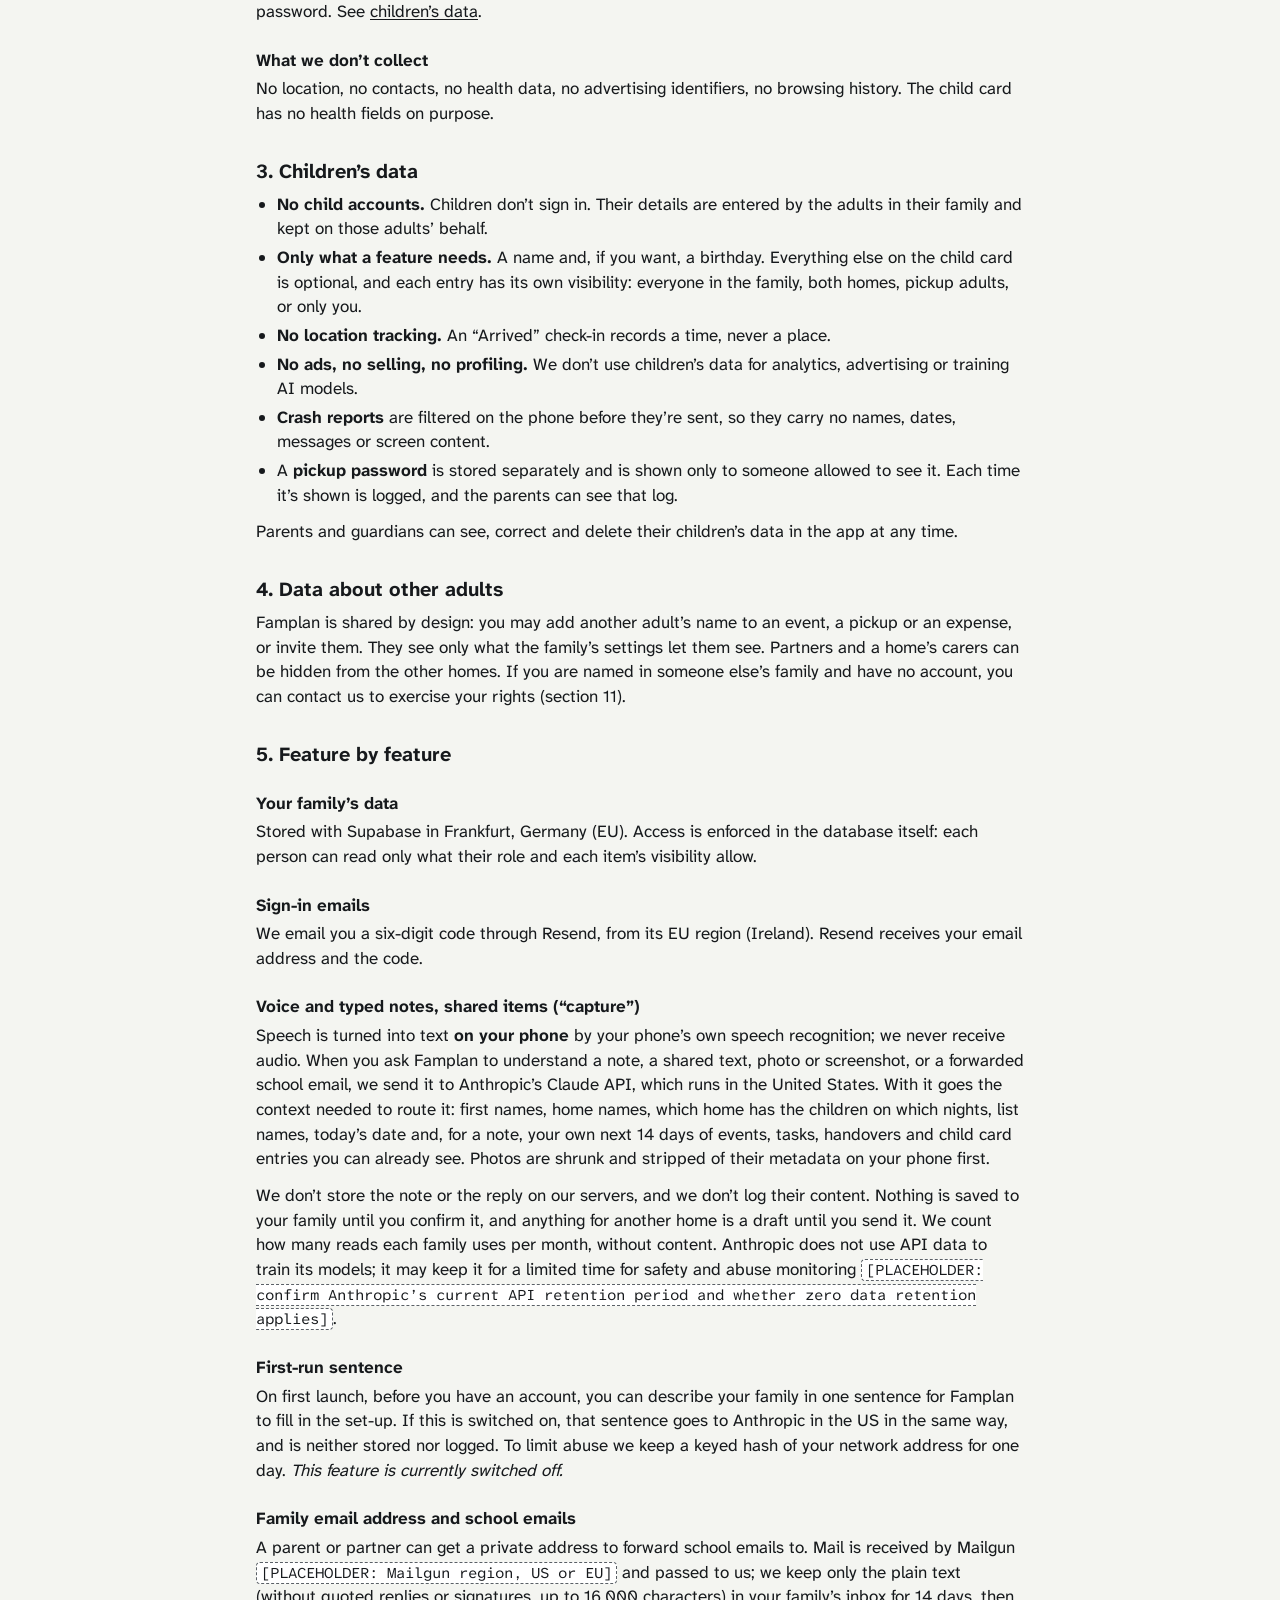
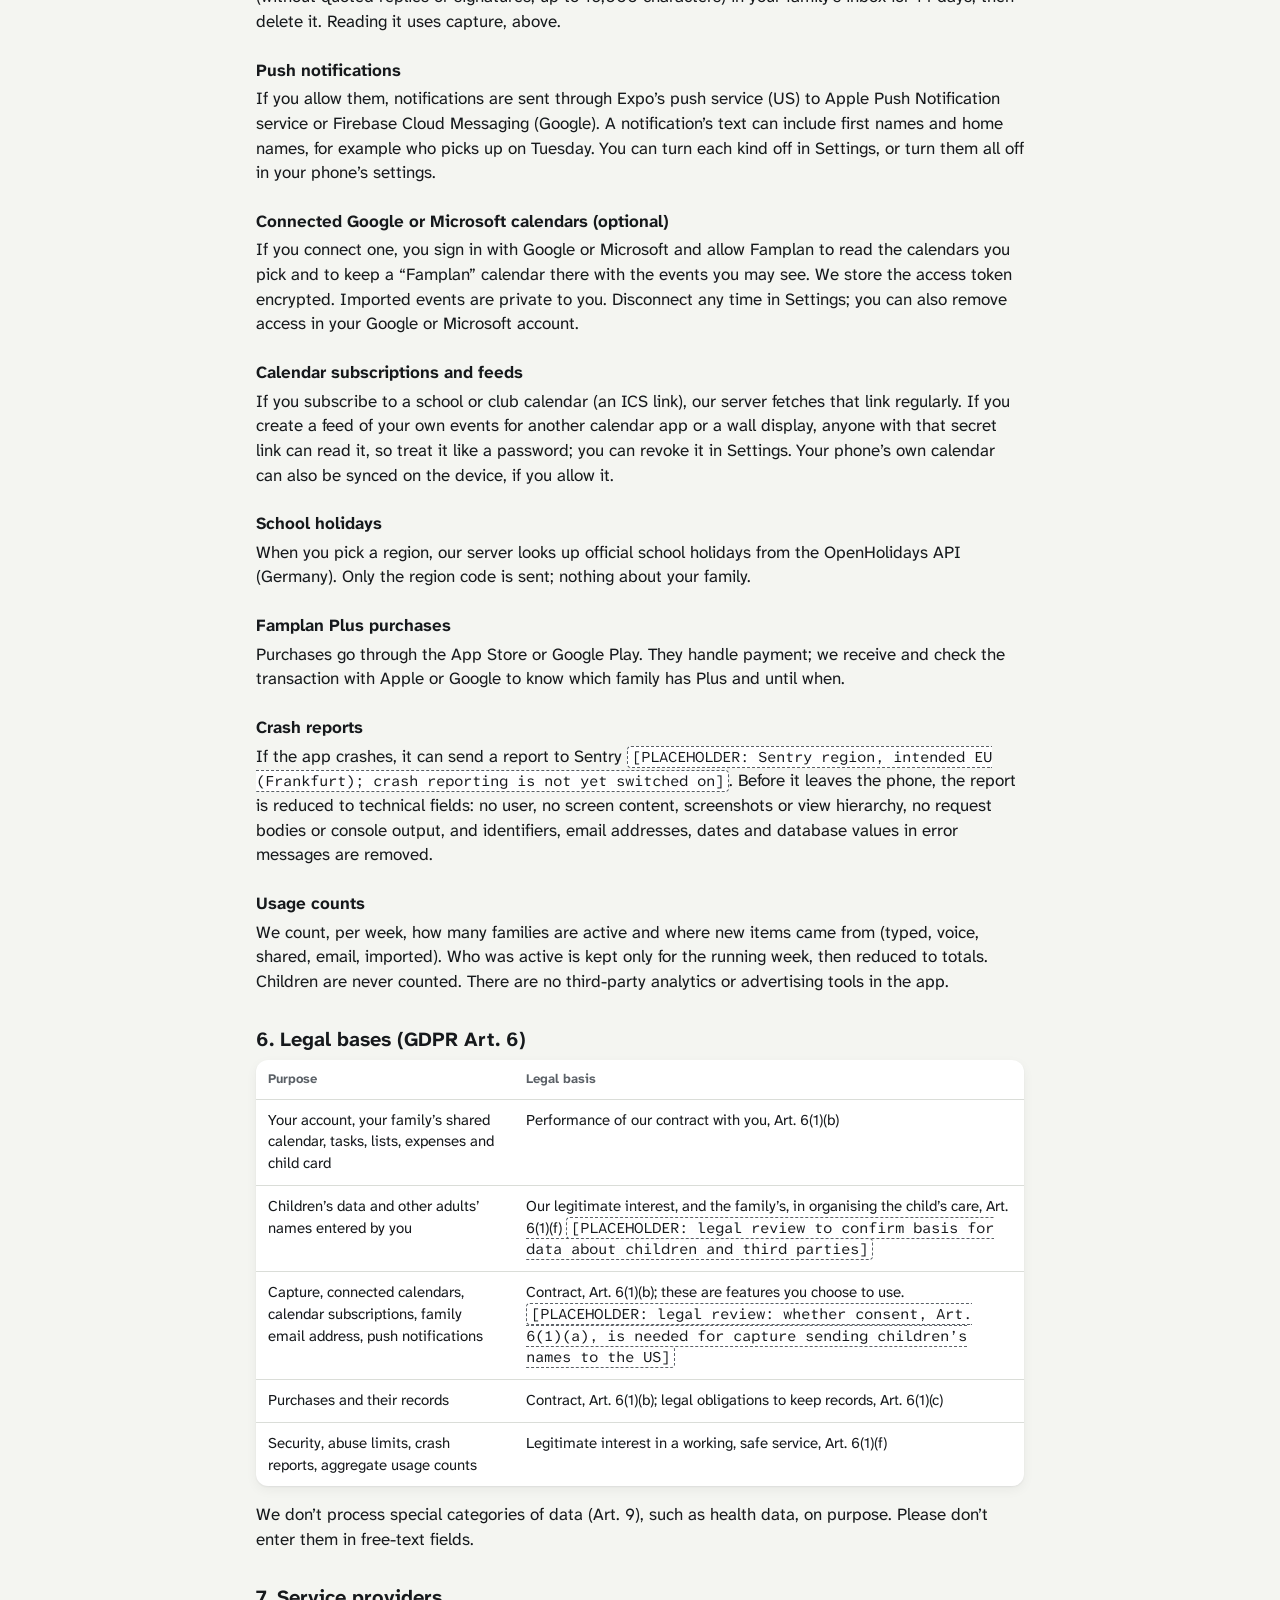
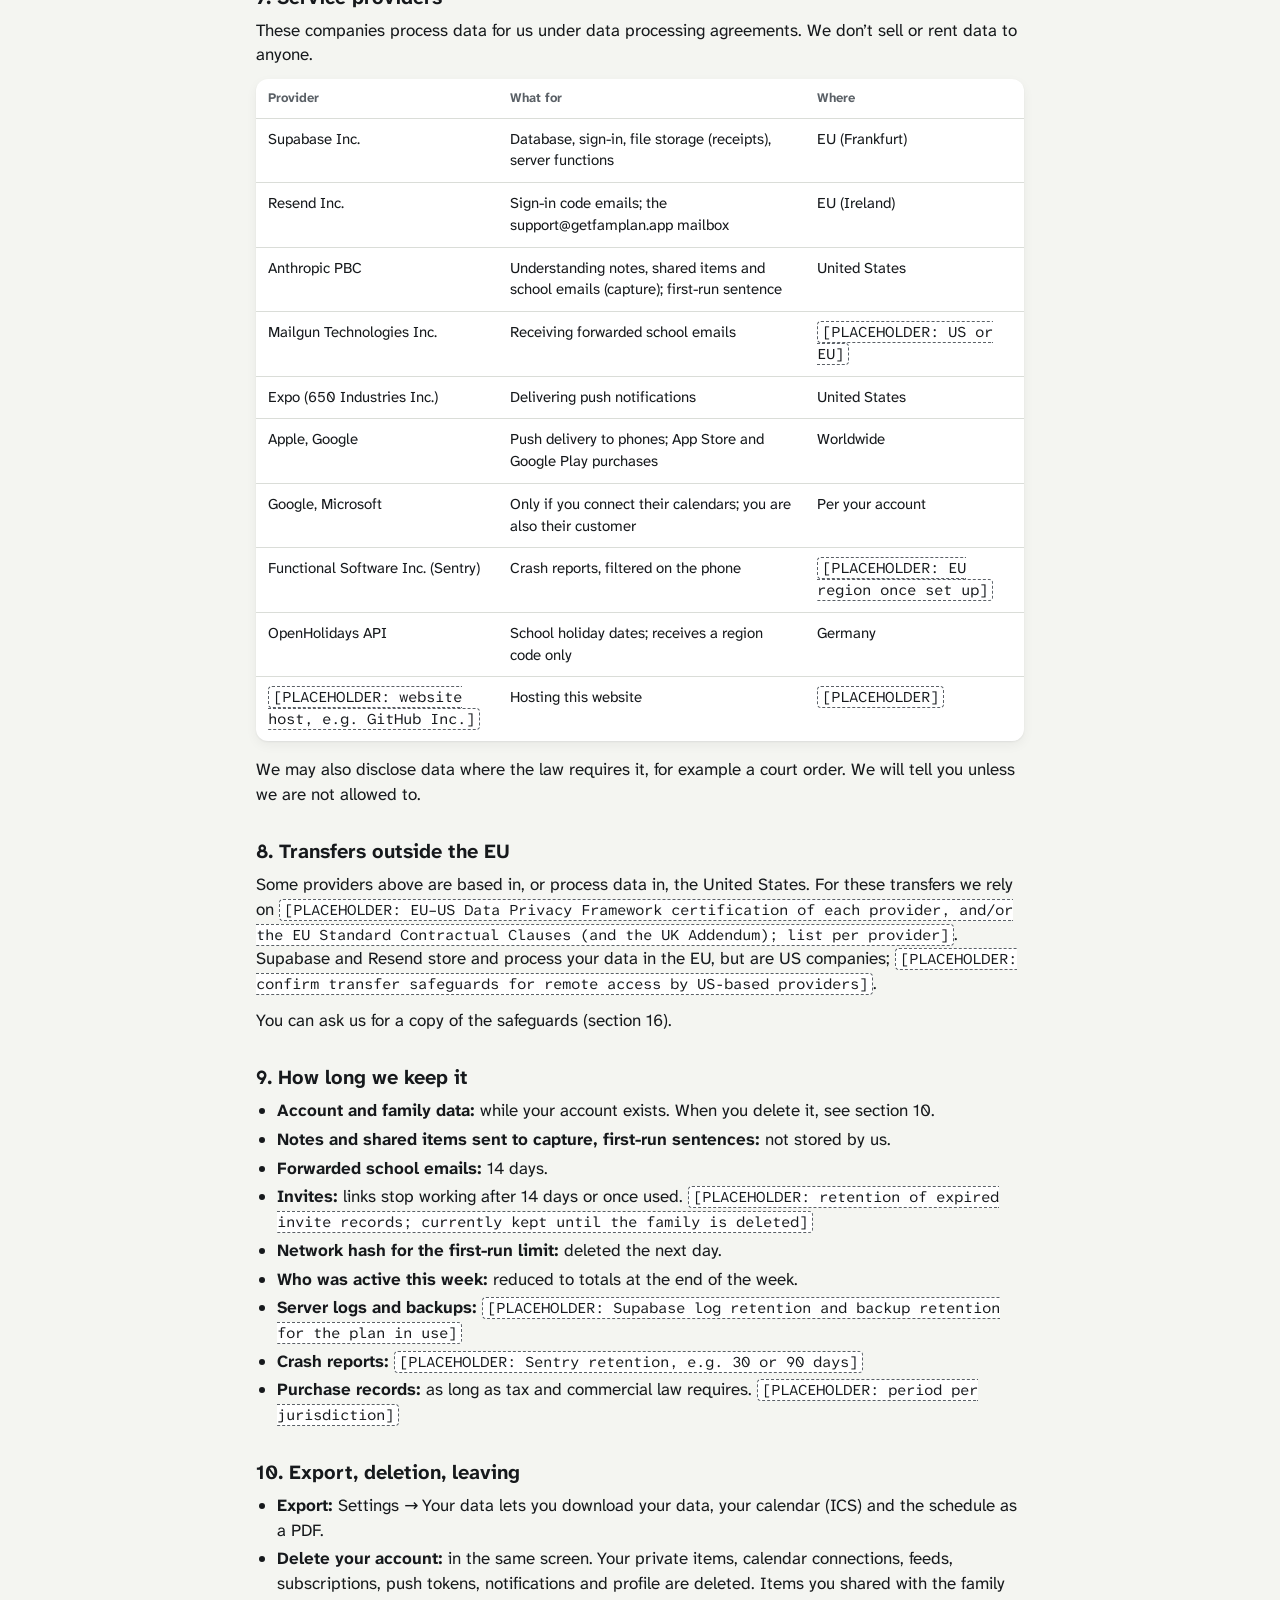
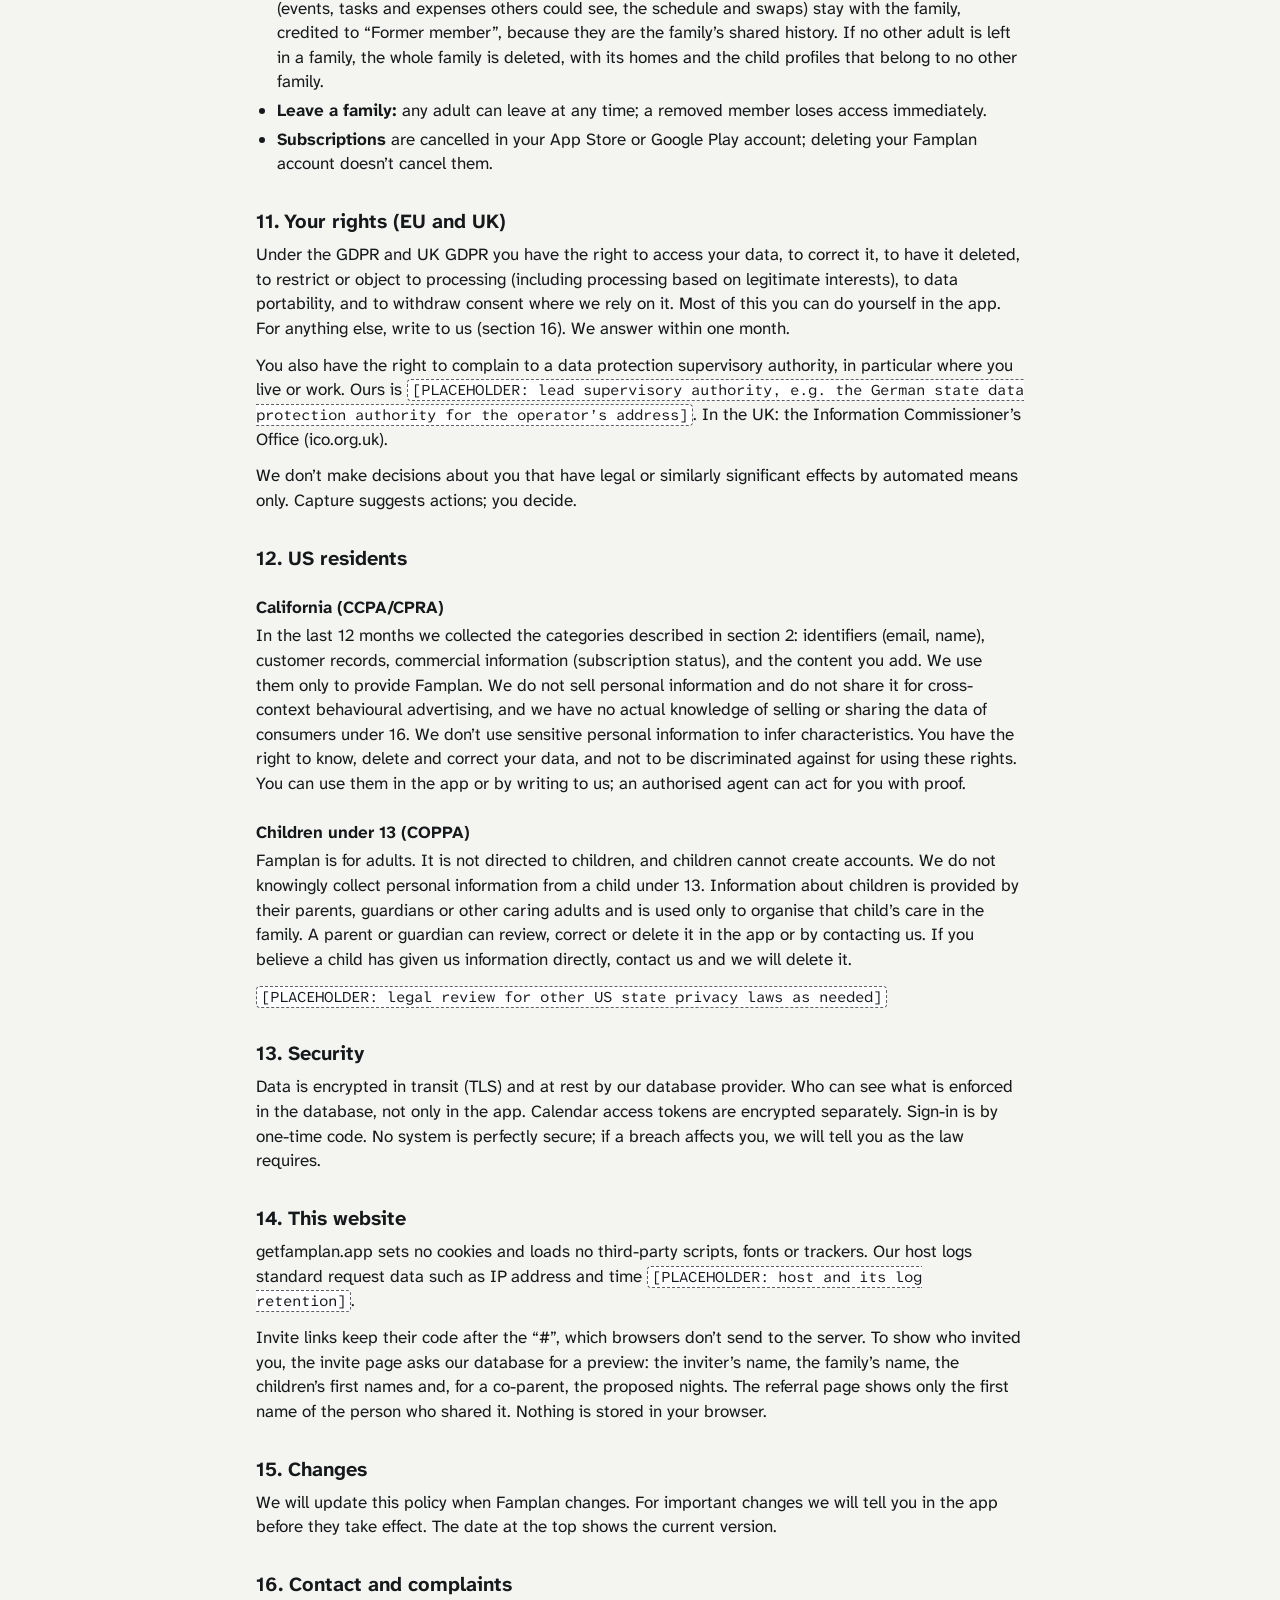
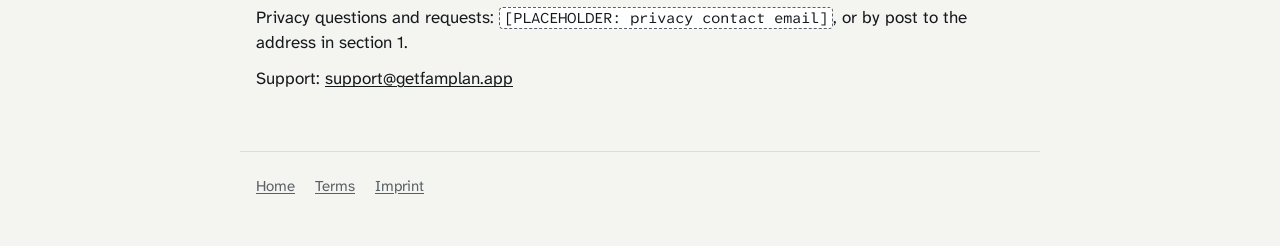
<file: privacy/index.html>
<!doctype html>
<html lang="en">
<head>
  <meta charset="utf-8">
  <meta name="viewport" content="width=device-width, initial-scale=1">
  <meta http-equiv="Content-Security-Policy" content="default-src 'none'; style-src 'self'; font-src 'self'; img-src 'self'; base-uri 'none'; form-action 'none'">
  <meta name="referrer" content="no-referrer">
  <meta name="robots" content="noindex">
  <title>Privacy policy (draft)</title>
  <meta name="color-scheme" content="light dark">
  <link rel="icon" href="/favicon.svg" type="image/svg+xml">
  <link rel="stylesheet" href="/style.css">
</head>
<body>
  <header class="site-header">
    <a class="wordmark" href="/">Famplan</a>
  </header>

  <main class="legal">
    <p class="draft" role="note">Draft, pending legal review
      <span>This text is not yet in force. It describes how the app works today, during the closed test, and will change before launch.</span>
    </p>

    <h1>Privacy policy</h1>
    <p class="secondary">Last updated: <span class="placeholder">[PLACEHOLDER: date this version takes effect]</span></p>

    <p class="lead">Famplan helps the adults around a child share one calendar, tasks, lists and costs across one or more homes. That means it holds details about your family, including your children. This page says what we keep, why, who helps us run it, and how you stay in control.</p>

    <p><strong>In short:</strong> no ads, no selling or sharing of data for advertising, no tracking across apps or websites, no location tracking, no analytics on children. Children don’t have accounts. Your family’s data is stored in the EU. A few optional features send text to service providers outside the EU, and we say which below.</p>

    <nav class="toc group" aria-label="Contents">
      <ol>
        <li><a href="#controller">Who is responsible</a></li>
        <li><a href="#data">What we process</a></li>
        <li><a href="#children">Children’s data</a></li>
        <li><a href="#others">Data about other adults</a></li>
        <li><a href="#features">Feature by feature</a></li>
        <li><a href="#bases">Legal bases</a></li>
        <li><a href="#recipients">Service providers</a></li>
        <li><a href="#transfers">Transfers outside the EU</a></li>
        <li><a href="#retention">How long we keep it</a></li>
        <li><a href="#control">Export, deletion, leaving</a></li>
        <li><a href="#rights">Your rights</a></li>
        <li><a href="#us">US residents</a></li>
        <li><a href="#security">Security</a></li>
        <li><a href="#website">This website</a></li>
        <li><a href="#changes">Changes</a></li>
        <li><a href="#contact">Contact and complaints</a></li>
      </ol>
    </nav>

    <section id="controller">
      <h2>1. Who is responsible</h2>
      <p>The controller for Famplan is:</p>
      <p><span class="placeholder">[PLACEHOLDER: Name of operator (person or company)]</span><br>
        <span class="placeholder">[PLACEHOLDER: Postal address]</span><br>
        <span class="placeholder">[PLACEHOLDER: Contact email for privacy requests]</span></p>
      <p>General support: <a href="mailto:support@getfamplan.app">support@getfamplan.app</a></p>
      <p><span class="placeholder">[PLACEHOLDER: Data protection officer, if one is required, or state that none is required]</span></p>
      <p><span class="placeholder">[PLACEHOLDER: EU/UK representative under Art. 27 GDPR / UK GDPR, if the operator is established outside the EU or UK]</span></p>
    </section>

    <section id="data">
      <h2>2. What we process</h2>
      <h3>About you (an adult with an account)</h3>
      <ul>
        <li>Your email address, used to send you a sign-in code. There are no passwords.</li>
        <li>The name you choose to show, and the families and homes you belong to, with your role in each (parent, partner or carer).</li>
        <li>What you add: events, tasks, lists, handover checklists, expenses and receipt photos, swap requests, notes, and child card entries.</li>
        <li>Settings: notification choices, time zone, which calendars you connect or subscribe to.</li>
        <li>A push token for each phone you allow notifications on.</li>
        <li>If you buy Famplan Plus: the store’s transaction identifier and the subscription’s status. We never see your card or payment details.</li>
        <li>Technical data needed to run the service: sign-in session, the IP address in server logs, and crash reports (see <a href="#features">feature by feature</a>).</li>
      </ul>
      <h3>About children</h3>
      <p>First name (or whatever name you enter), optional birthday, which home they sleep at on which night, and optional child card entries: shoe and clothes size, school, class, teacher, clubs, and a pickup password. See <a href="#children">children’s data</a>.</p>
      <h3>What we don’t collect</h3>
      <p>No location, no contacts, no health data, no advertising identifiers, no browsing history. The child card has no health fields on purpose.</p>
    </section>

    <section id="children">
      <h2>3. Children’s data</h2>
      <ul>
        <li><strong>No child accounts.</strong> Children don’t sign in. Their details are entered by the adults in their family and kept on those adults’ behalf.</li>
        <li><strong>Only what a feature needs.</strong> A name and, if you want, a birthday. Everything else on the child card is optional, and each entry has its own visibility: everyone in the family, both homes, pickup adults, or only you.</li>
        <li><strong>No location tracking.</strong> An “Arrived” check-in records a time, never a place.</li>
        <li><strong>No ads, no selling, no profiling.</strong> We don’t use children’s data for analytics, advertising or training AI models.</li>
        <li><strong>Crash reports</strong> are filtered on the phone before they’re sent, so they carry no names, dates, messages or screen content.</li>
        <li>A <strong>pickup password</strong> is stored separately and is shown only to someone allowed to see it. Each time it’s shown is logged, and the parents can see that log.</li>
      </ul>
      <p>Parents and guardians can see, correct and delete their children’s data in the app at any time.</p>
    </section>

    <section id="others">
      <h2>4. Data about other adults</h2>
      <p>Famplan is shared by design: you may add another adult’s name to an event, a pickup or an expense, or invite them. They see only what the family’s settings let them see. Partners and a home’s carers can be hidden from the other homes. If you are named in someone else’s family and have no account, you can contact us to exercise your rights (section 11).</p>
    </section>

    <section id="features">
      <h2>5. Feature by feature</h2>

      <h3>Your family’s data</h3>
      <p>Stored with Supabase in Frankfurt, Germany (EU). Access is enforced in the database itself: each person can read only what their role and each item’s visibility allow.</p>

      <h3>Sign-in emails</h3>
      <p>We email you a six-digit code through Resend, from its EU region (Ireland). Resend receives your email address and the code.</p>

      <h3>Voice and typed notes, shared items (“capture”)</h3>
      <p>Speech is turned into text <strong>on your phone</strong> by your phone’s own speech recognition; we never receive audio. When you ask Famplan to understand a note, a shared text, photo or screenshot, or a forwarded school email, we send it to Anthropic’s Claude API, which runs in the United States. With it goes the context needed to route it: first names, home names, which home has the children on which nights, list names, today’s date and, for a note, your own next 14 days of events, tasks, handovers and child card entries you can already see. Photos are shrunk and stripped of their metadata on your phone first.</p>
      <p>We don’t store the note or the reply on our servers, and we don’t log their content. Nothing is saved to your family until you confirm it, and anything for another home is a draft until you send it. We count how many reads each family uses per month, without content. Anthropic does not use API data to train its models; it may keep it for a limited time for safety and abuse monitoring <span class="placeholder">[PLACEHOLDER: confirm Anthropic’s current API retention period and whether zero data retention applies]</span>.</p>

      <h3>First-run sentence</h3>
      <p>On first launch, before you have an account, you can describe your family in one sentence for Famplan to fill in the set-up. If this is switched on, that sentence goes to Anthropic in the US in the same way, and is neither stored nor logged. To limit abuse we keep a keyed hash of your network address for one day. <em>This feature is currently switched off.</em></p>

      <h3>Family email address and school emails</h3>
      <p>A parent or partner can get a private address to forward school emails to. Mail is received by Mailgun <span class="placeholder">[PLACEHOLDER: Mailgun region, US or EU]</span> and passed to us; we keep only the plain text (without quoted replies or signatures, up to 16,000 characters) in your family’s inbox for 14 days, then delete it. Reading it uses capture, above.</p>

      <h3>Push notifications</h3>
      <p>If you allow them, notifications are sent through Expo’s push service (US) to Apple Push Notification service or Firebase Cloud Messaging (Google). A notification’s text can include first names and home names, for example who picks up on Tuesday. You can turn each kind off in Settings, or turn them all off in your phone’s settings.</p>

      <h3>Connected Google or Microsoft calendars (optional)</h3>
      <p>If you connect one, you sign in with Google or Microsoft and allow Famplan to read the calendars you pick and to keep a “Famplan” calendar there with the events you may see. We store the access token encrypted. Imported events are private to you. Disconnect any time in Settings; you can also remove access in your Google or Microsoft account.</p>

      <h3>Calendar subscriptions and feeds</h3>
      <p>If you subscribe to a school or club calendar (an ICS link), our server fetches that link regularly. If you create a feed of your own events for another calendar app or a wall display, anyone with that secret link can read it, so treat it like a password; you can revoke it in Settings. Your phone’s own calendar can also be synced on the device, if you allow it.</p>

      <h3>School holidays</h3>
      <p>When you pick a region, our server looks up official school holidays from the OpenHolidays API (Germany). Only the region code is sent; nothing about your family.</p>

      <h3>Famplan Plus purchases</h3>
      <p>Purchases go through the App Store or Google Play. They handle payment; we receive and check the transaction with Apple or Google to know which family has Plus and until when.</p>

      <h3>Crash reports</h3>
      <p>If the app crashes, it can send a report to Sentry <span class="placeholder">[PLACEHOLDER: Sentry region, intended EU (Frankfurt); crash reporting is not yet switched on]</span>. Before it leaves the phone, the report is reduced to technical fields: no user, no screen content, screenshots or view hierarchy, no request bodies or console output, and identifiers, email addresses, dates and database values in error messages are removed.</p>

      <h3>Usage counts</h3>
      <p>We count, per week, how many families are active and where new items came from (typed, voice, shared, email, imported). Who was active is kept only for the running week, then reduced to totals. Children are never counted. There are no third-party analytics or advertising tools in the app.</p>
    </section>

    <section id="bases">
      <h2>6. Legal bases (GDPR Art. 6)</h2>
      <div class="table-wrap">
        <table>
          <thead><tr><th scope="col">Purpose</th><th scope="col">Legal basis</th></tr></thead>
          <tbody>
            <tr><td>Your account, your family’s shared calendar, tasks, lists, expenses and child card</td><td>Performance of our contract with you, Art. 6(1)(b)</td></tr>
            <tr><td>Children’s data and other adults’ names entered by you</td><td>Our legitimate interest, and the family’s, in organising the child’s care, Art. 6(1)(f) <span class="placeholder">[PLACEHOLDER: legal review to confirm basis for data about children and third parties]</span></td></tr>
            <tr><td>Capture, connected calendars, calendar subscriptions, family email address, push notifications</td><td>Contract, Art. 6(1)(b); these are features you choose to use. <span class="placeholder">[PLACEHOLDER: legal review: whether consent, Art. 6(1)(a), is needed for capture sending children’s names to the US]</span></td></tr>
            <tr><td>Purchases and their records</td><td>Contract, Art. 6(1)(b); legal obligations to keep records, Art. 6(1)(c)</td></tr>
            <tr><td>Security, abuse limits, crash reports, aggregate usage counts</td><td>Legitimate interest in a working, safe service, Art. 6(1)(f)</td></tr>
          </tbody>
        </table>
      </div>
      <p>We don’t process special categories of data (Art. 9), such as health data, on purpose. Please don’t enter them in free-text fields.</p>
    </section>

    <section id="recipients">
      <h2>7. Service providers</h2>
      <p>These companies process data for us under data processing agreements. We don’t sell or rent data to anyone.</p>
      <div class="table-wrap">
        <table>
          <thead><tr><th scope="col">Provider</th><th scope="col">What for</th><th scope="col">Where</th></tr></thead>
          <tbody>
            <tr><td>Supabase Inc.</td><td>Database, sign-in, file storage (receipts), server functions</td><td>EU (Frankfurt)</td></tr>
            <tr><td>Resend Inc.</td><td>Sign-in code emails; the support@getfamplan.app mailbox</td><td>EU (Ireland)</td></tr>
            <tr><td>Anthropic PBC</td><td>Understanding notes, shared items and school emails (capture); first-run sentence</td><td>United States</td></tr>
            <tr><td>Mailgun Technologies Inc.</td><td>Receiving forwarded school emails</td><td><span class="placeholder">[PLACEHOLDER: US or EU]</span></td></tr>
            <tr><td>Expo (650 Industries Inc.)</td><td>Delivering push notifications</td><td>United States</td></tr>
            <tr><td>Apple, Google</td><td>Push delivery to phones; App Store and Google Play purchases</td><td>Worldwide</td></tr>
            <tr><td>Google, Microsoft</td><td>Only if you connect their calendars; you are also their customer</td><td>Per your account</td></tr>
            <tr><td>Functional Software Inc. (Sentry)</td><td>Crash reports, filtered on the phone</td><td><span class="placeholder">[PLACEHOLDER: EU region once set up]</span></td></tr>
            <tr><td>OpenHolidays API</td><td>School holiday dates; receives a region code only</td><td>Germany</td></tr>
            <tr><td><span class="placeholder">[PLACEHOLDER: website host, e.g. GitHub Inc.]</span></td><td>Hosting this website</td><td><span class="placeholder">[PLACEHOLDER]</span></td></tr>
          </tbody>
        </table>
      </div>
      <p>We may also disclose data where the law requires it, for example a court order. We will tell you unless we are not allowed to.</p>
    </section>

    <section id="transfers">
      <h2>8. Transfers outside the EU</h2>
      <p>Some providers above are based in, or process data in, the United States. For these transfers we rely on <span class="placeholder">[PLACEHOLDER: EU–US Data Privacy Framework certification of each provider, and/or the EU Standard Contractual Clauses (and the UK Addendum); list per provider]</span>. Supabase and Resend store and process your data in the EU, but are US companies; <span class="placeholder">[PLACEHOLDER: confirm transfer safeguards for remote access by US-based providers]</span>.</p>
      <p>You can ask us for a copy of the safeguards (section 16).</p>
    </section>

    <section id="retention">
      <h2>9. How long we keep it</h2>
      <ul>
        <li><strong>Account and family data:</strong> while your account exists. When you delete it, see section 10.</li>
        <li><strong>Notes and shared items sent to capture, first-run sentences:</strong> not stored by us.</li>
        <li><strong>Forwarded school emails:</strong> 14 days.</li>
        <li><strong>Invites:</strong> links stop working after 14 days or once used. <span class="placeholder">[PLACEHOLDER: retention of expired invite records; currently kept until the family is deleted]</span></li>
        <li><strong>Network hash for the first-run limit:</strong> deleted the next day.</li>
        <li><strong>Who was active this week:</strong> reduced to totals at the end of the week.</li>
        <li><strong>Server logs and backups:</strong> <span class="placeholder">[PLACEHOLDER: Supabase log retention and backup retention for the plan in use]</span></li>
        <li><strong>Crash reports:</strong> <span class="placeholder">[PLACEHOLDER: Sentry retention, e.g. 30 or 90 days]</span></li>
        <li><strong>Purchase records:</strong> as long as tax and commercial law requires. <span class="placeholder">[PLACEHOLDER: period per jurisdiction]</span></li>
      </ul>
    </section>

    <section id="control">
      <h2>10. Export, deletion, leaving</h2>
      <ul>
        <li><strong>Export:</strong> Settings → Your data lets you download your data, your calendar (ICS) and the schedule as a PDF.</li>
        <li><strong>Delete your account:</strong> in the same screen. Your private items, calendar connections, feeds, subscriptions, push tokens, notifications and profile are deleted. Items you shared with the family (events, tasks and expenses others could see, the schedule and swaps) stay with the family, credited to “Former member”, because they are the family’s shared history. If no other adult is left in a family, the whole family is deleted, with its homes and the child profiles that belong to no other family.</li>
        <li><strong>Leave a family:</strong> any adult can leave at any time; a removed member loses access immediately.</li>
        <li><strong>Subscriptions</strong> are cancelled in your App Store or Google Play account; deleting your Famplan account doesn’t cancel them.</li>
      </ul>
    </section>

    <section id="rights">
      <h2>11. Your rights (EU and UK)</h2>
      <p>Under the GDPR and UK GDPR you have the right to access your data, to correct it, to have it deleted, to restrict or object to processing (including processing based on legitimate interests), to data portability, and to withdraw consent where we rely on it. Most of this you can do yourself in the app. For anything else, write to us (section 16). We answer within one month.</p>
      <p>You also have the right to complain to a data protection supervisory authority, in particular where you live or work. Ours is <span class="placeholder">[PLACEHOLDER: lead supervisory authority, e.g. the German state data protection authority for the operator’s address]</span>. In the UK: the Information Commissioner’s Office (ico.org.uk).</p>
      <p>We don’t make decisions about you that have legal or similarly significant effects by automated means only. Capture suggests actions; you decide.</p>
    </section>

    <section id="us">
      <h2>12. US residents</h2>
      <h3>California (CCPA/CPRA)</h3>
      <p>In the last 12 months we collected the categories described in section 2: identifiers (email, name), customer records, commercial information (subscription status), and the content you add. We use them only to provide Famplan. We do not sell personal information and do not share it for cross-context behavioural advertising, and we have no actual knowledge of selling or sharing the data of consumers under 16. We don’t use sensitive personal information to infer characteristics. You have the right to know, delete and correct your data, and not to be discriminated against for using these rights. You can use them in the app or by writing to us; an authorised agent can act for you with proof.</p>
      <h3>Children under 13 (COPPA)</h3>
      <p>Famplan is for adults. It is not directed to children, and children cannot create accounts. We do not knowingly collect personal information from a child under 13. Information about children is provided by their parents, guardians or other caring adults and is used only to organise that child’s care in the family. A parent or guardian can review, correct or delete it in the app or by contacting us. If you believe a child has given us information directly, contact us and we will delete it.</p>
      <p><span class="placeholder">[PLACEHOLDER: legal review for other US state privacy laws as needed]</span></p>
    </section>

    <section id="security">
      <h2>13. Security</h2>
      <p>Data is encrypted in transit (TLS) and at rest by our database provider. Who can see what is enforced in the database, not only in the app. Calendar access tokens are encrypted separately. Sign-in is by one-time code. No system is perfectly secure; if a breach affects you, we will tell you as the law requires.</p>
    </section>

    <section id="website">
      <h2>14. This website</h2>
      <p>getfamplan.app sets no cookies and loads no third-party scripts, fonts or trackers. Our host logs standard request data such as IP address and time <span class="placeholder">[PLACEHOLDER: host and its log retention]</span>.</p>
      <p>Invite links keep their code after the “#”, which browsers don’t send to the server. To show who invited you, the invite page asks our database for a preview: the inviter’s name, the family’s name, the children’s first names and, for a co-parent, the proposed nights. The referral page shows only the first name of the person who shared it. Nothing is stored in your browser.</p>
    </section>

    <section id="changes">
      <h2>15. Changes</h2>
      <p>We will update this policy when Famplan changes. For important changes we will tell you in the app before they take effect. The date at the top shows the current version.</p>
    </section>

    <section id="contact">
      <h2>16. Contact and complaints</h2>
      <p>Privacy questions and requests: <span class="placeholder">[PLACEHOLDER: privacy contact email]</span>, or by post to the address in section 1.</p>
      <p>Support: <a href="mailto:support@getfamplan.app">support@getfamplan.app</a></p>
    </section>
  </main>

  <footer class="site-footer">
    <nav aria-label="Legal">
      <a href="/">Home</a>
      <a href="/terms/">Terms</a>
      <a href="/imprint/">Imprint</a>
    </nav>
  </footer>
</body>
</html>
</file>
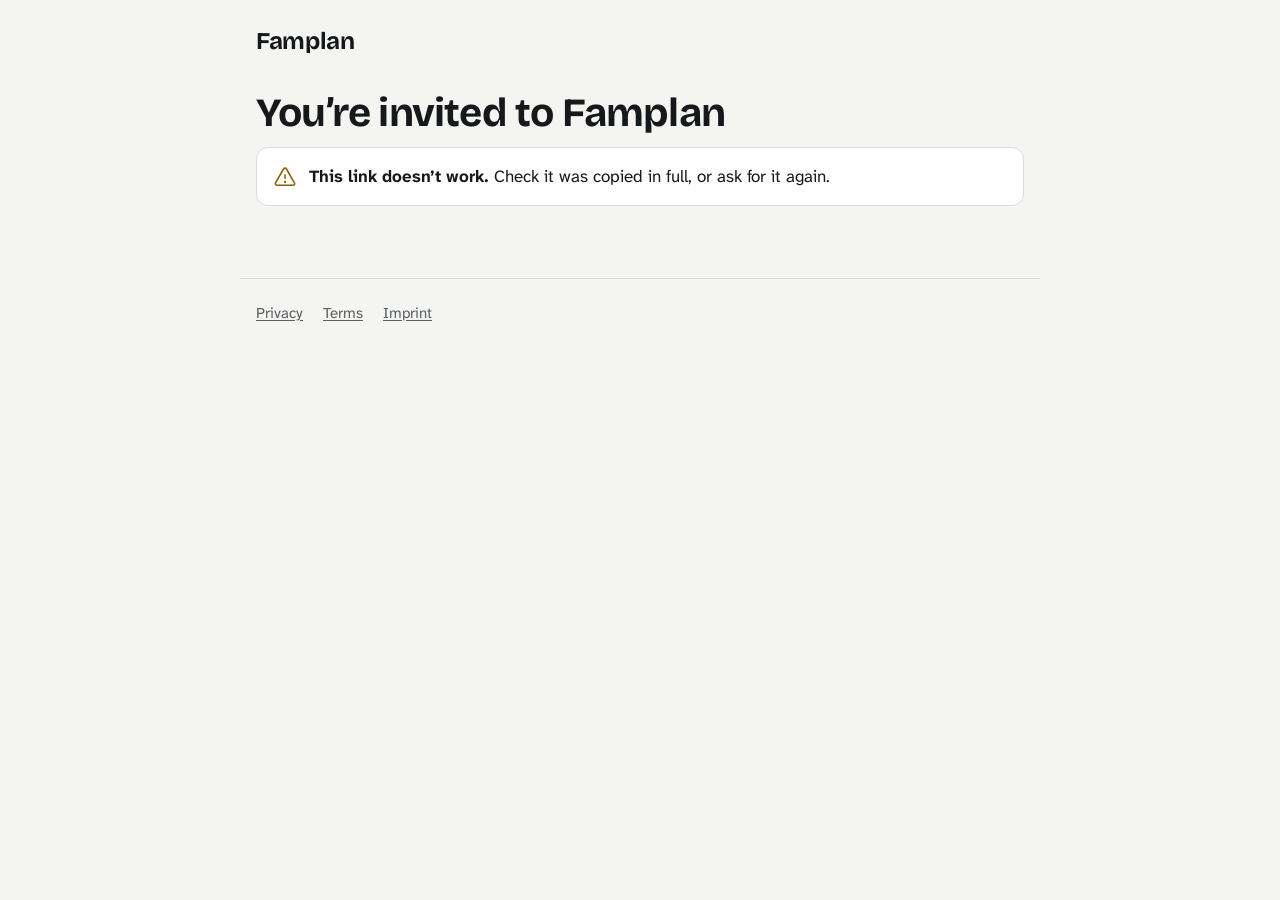
<file: r/index.html>
<!doctype html>
<html lang="en">
<head>
  <meta charset="utf-8">
  <meta name="viewport" content="width=device-width, initial-scale=1">
  <meta http-equiv="Content-Security-Policy" content="default-src 'none'; script-src 'self'; style-src 'self'; font-src 'self'; img-src 'self'; connect-src https://pcxcdeottcprfbcyjqvn.supabase.co; base-uri 'none'; form-action 'none'">
  <meta name="referrer" content="no-referrer">
  <meta name="robots" content="noindex, nofollow">
  <title>You’re invited to Famplan</title>
  <meta name="color-scheme" content="light dark">
  <link rel="icon" href="/favicon.svg" type="image/svg+xml">
  <link rel="stylesheet" href="/style.css">
  <script src="/config.js" defer></script>
  <script src="/js/famplan.js" defer></script>
  <script src="/js/referral.js" defer></script>
</head>
<body>
  <header class="site-header">
    <a class="wordmark" href="/">Famplan</a>
  </header>

  <main id="referral" aria-live="polite" aria-busy="true">
    <h1>You’re invited to Famplan</h1>
    <p class="muted">Loading who sent this link…</p>
    <span class="skeleton skeleton-title"></span>
    <span class="skeleton skeleton-line"></span>
    <noscript>
      <p>This page needs JavaScript to show this invite. If you already have Famplan, open the link on your phone.</p>
    </noscript>
  </main>

  <footer class="site-footer">
    <nav aria-label="Legal">
      <a href="/privacy/">Privacy</a>
      <a href="/terms/">Terms</a>
      <a href="/imprint/">Imprint</a>
    </nav>
  </footer>
</body>
</html>
</file>
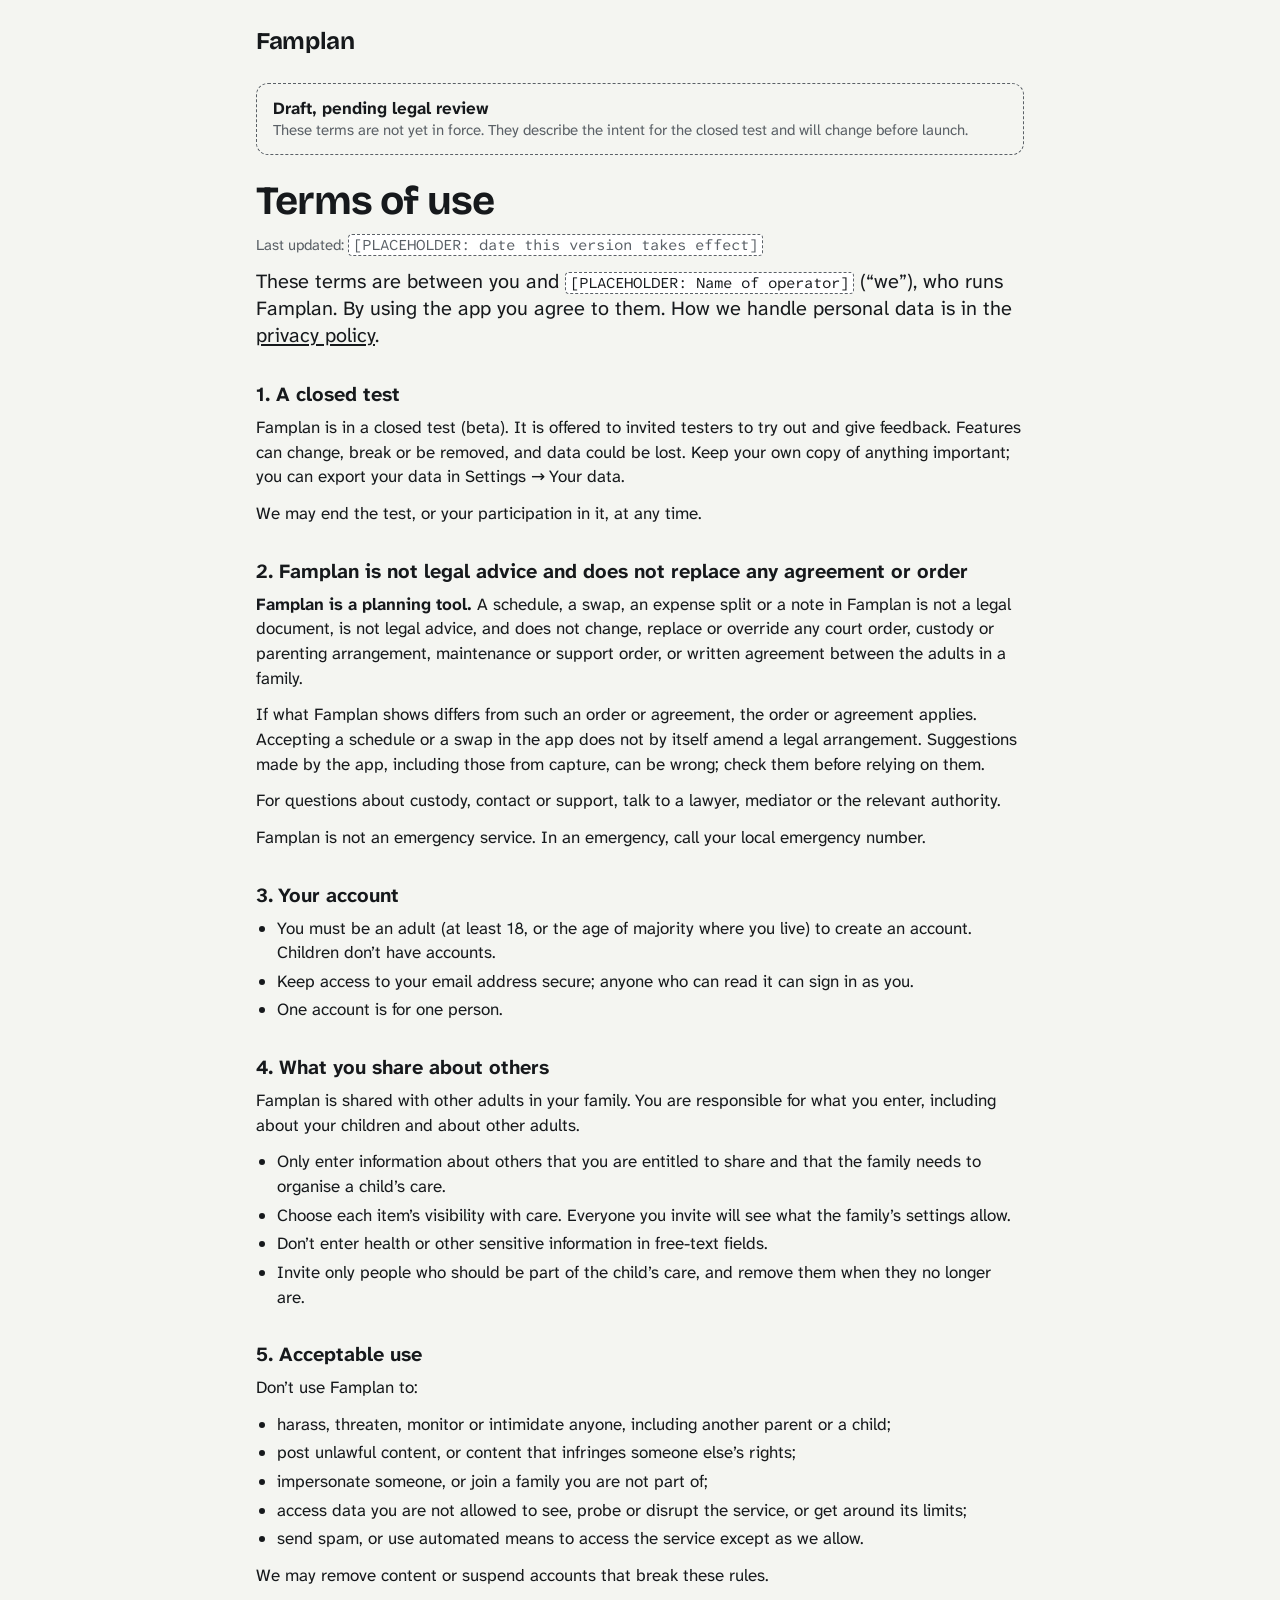
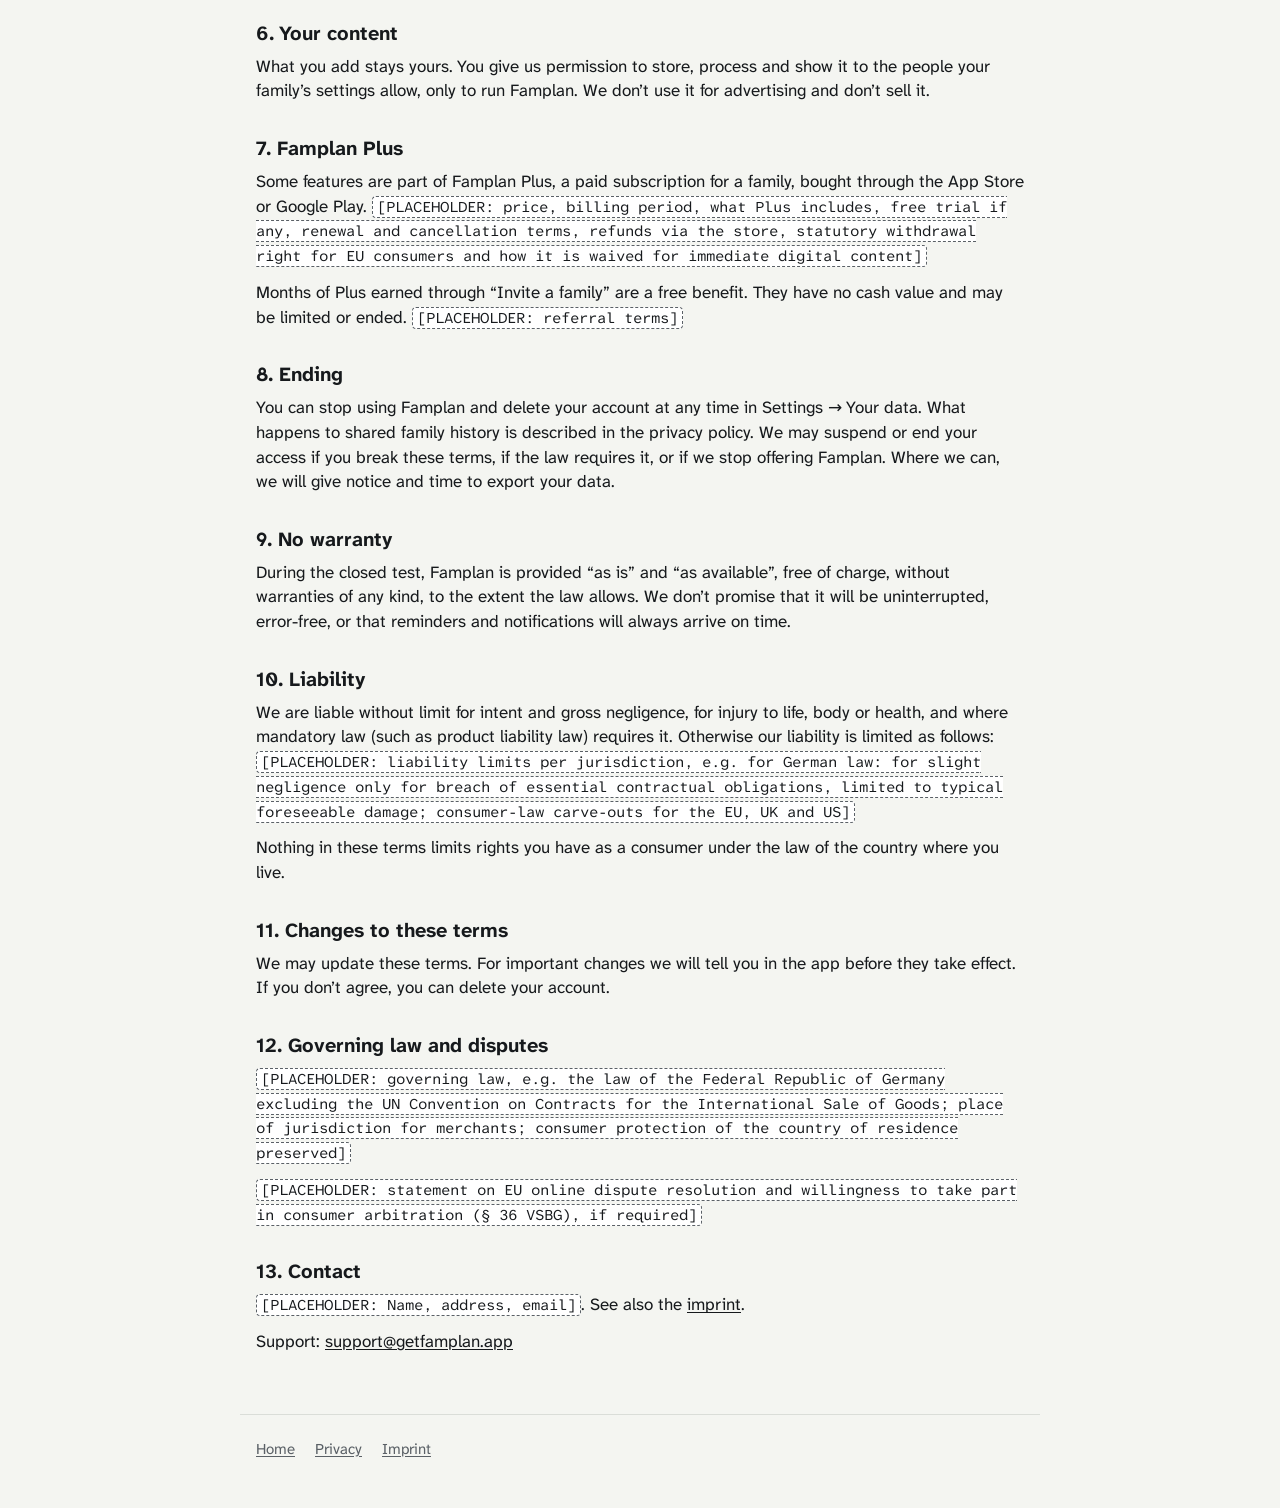
<file: terms/index.html>
<!doctype html>
<html lang="en">
<head>
  <meta charset="utf-8">
  <meta name="viewport" content="width=device-width, initial-scale=1">
  <meta http-equiv="Content-Security-Policy" content="default-src 'none'; style-src 'self'; font-src 'self'; img-src 'self'; base-uri 'none'; form-action 'none'">
  <meta name="referrer" content="no-referrer">
  <meta name="robots" content="noindex">
  <title>Terms of use (draft)</title>
  <meta name="color-scheme" content="light dark">
  <link rel="icon" href="/favicon.svg" type="image/svg+xml">
  <link rel="stylesheet" href="/style.css">
</head>
<body>
  <header class="site-header">
    <a class="wordmark" href="/">Famplan</a>
  </header>

  <main class="legal">
    <p class="draft" role="note">Draft, pending legal review
      <span>These terms are not yet in force. They describe the intent for the closed test and will change before launch.</span>
    </p>

    <h1>Terms of use</h1>
    <p class="secondary">Last updated: <span class="placeholder">[PLACEHOLDER: date this version takes effect]</span></p>

    <p class="lead">These terms are between you and <span class="placeholder">[PLACEHOLDER: Name of operator]</span> (“we”), who runs Famplan. By using the app you agree to them. How we handle personal data is in the <a href="/privacy/">privacy policy</a>.</p>

    <section id="test">
      <h2>1. A closed test</h2>
      <p>Famplan is in a closed test (beta). It is offered to invited testers to try out and give feedback. Features can change, break or be removed, and data could be lost. Keep your own copy of anything important; you can export your data in Settings → Your data.</p>
      <p>We may end the test, or your participation in it, at any time.</p>
    </section>

    <section id="not-advice">
      <h2>2. Famplan is not legal advice and does not replace any agreement or order</h2>
      <p><strong>Famplan is a planning tool.</strong> A schedule, a swap, an expense split or a note in Famplan is not a legal document, is not legal advice, and does not change, replace or override any court order, custody or parenting arrangement, maintenance or support order, or written agreement between the adults in a family.</p>
      <p>If what Famplan shows differs from such an order or agreement, the order or agreement applies. Accepting a schedule or a swap in the app does not by itself amend a legal arrangement. Suggestions made by the app, including those from capture, can be wrong; check them before relying on them.</p>
      <p>For questions about custody, contact or support, talk to a lawyer, mediator or the relevant authority.</p>
      <p>Famplan is not an emergency service. In an emergency, call your local emergency number.</p>
    </section>

    <section id="account">
      <h2>3. Your account</h2>
      <ul>
        <li>You must be an adult (at least 18, or the age of majority where you live) to create an account. Children don’t have accounts.</li>
        <li>Keep access to your email address secure; anyone who can read it can sign in as you.</li>
        <li>One account is for one person.</li>
      </ul>
    </section>

    <section id="sharing">
      <h2>4. What you share about others</h2>
      <p>Famplan is shared with other adults in your family. You are responsible for what you enter, including about your children and about other adults.</p>
      <ul>
        <li>Only enter information about others that you are entitled to share and that the family needs to organise a child’s care.</li>
        <li>Choose each item’s visibility with care. Everyone you invite will see what the family’s settings allow.</li>
        <li>Don’t enter health or other sensitive information in free-text fields.</li>
        <li>Invite only people who should be part of the child’s care, and remove them when they no longer are.</li>
      </ul>
    </section>

    <section id="acceptable-use">
      <h2>5. Acceptable use</h2>
      <p>Don’t use Famplan to:</p>
      <ul>
        <li>harass, threaten, monitor or intimidate anyone, including another parent or a child;</li>
        <li>post unlawful content, or content that infringes someone else’s rights;</li>
        <li>impersonate someone, or join a family you are not part of;</li>
        <li>access data you are not allowed to see, probe or disrupt the service, or get around its limits;</li>
        <li>send spam, or use automated means to access the service except as we allow.</li>
      </ul>
      <p>We may remove content or suspend accounts that break these rules.</p>
    </section>

    <section id="content">
      <h2>6. Your content</h2>
      <p>What you add stays yours. You give us permission to store, process and show it to the people your family’s settings allow, only to run Famplan. We don’t use it for advertising and don’t sell it.</p>
    </section>

    <section id="plus">
      <h2>7. Famplan Plus</h2>
      <p>Some features are part of Famplan Plus, a paid subscription for a family, bought through the App Store or Google Play. <span class="placeholder">[PLACEHOLDER: price, billing period, what Plus includes, free trial if any, renewal and cancellation terms, refunds via the store, statutory withdrawal right for EU consumers and how it is waived for immediate digital content]</span></p>
      <p>Months of Plus earned through “Invite a family” are a free benefit. They have no cash value and may be limited or ended. <span class="placeholder">[PLACEHOLDER: referral terms]</span></p>
    </section>

    <section id="termination">
      <h2>8. Ending</h2>
      <p>You can stop using Famplan and delete your account at any time in Settings → Your data. What happens to shared family history is described in the privacy policy. We may suspend or end your access if you break these terms, if the law requires it, or if we stop offering Famplan. Where we can, we will give notice and time to export your data.</p>
    </section>

    <section id="warranty">
      <h2>9. No warranty</h2>
      <p>During the closed test, Famplan is provided “as is” and “as available”, free of charge, without warranties of any kind, to the extent the law allows. We don’t promise that it will be uninterrupted, error-free, or that reminders and notifications will always arrive on time.</p>
    </section>

    <section id="liability">
      <h2>10. Liability</h2>
      <p>We are liable without limit for intent and gross negligence, for injury to life, body or health, and where mandatory law (such as product liability law) requires it. Otherwise our liability is limited as follows: <span class="placeholder">[PLACEHOLDER: liability limits per jurisdiction, e.g. for German law: for slight negligence only for breach of essential contractual obligations, limited to typical foreseeable damage; consumer-law carve-outs for the EU, UK and US]</span></p>
      <p>Nothing in these terms limits rights you have as a consumer under the law of the country where you live.</p>
    </section>

    <section id="changes">
      <h2>11. Changes to these terms</h2>
      <p>We may update these terms. For important changes we will tell you in the app before they take effect. If you don’t agree, you can delete your account.</p>
    </section>

    <section id="law">
      <h2>12. Governing law and disputes</h2>
      <p><span class="placeholder">[PLACEHOLDER: governing law, e.g. the law of the Federal Republic of Germany excluding the UN Convention on Contracts for the International Sale of Goods; place of jurisdiction for merchants; consumer protection of the country of residence preserved]</span></p>
      <p><span class="placeholder">[PLACEHOLDER: statement on EU online dispute resolution and willingness to take part in consumer arbitration (§ 36 VSBG), if required]</span></p>
    </section>

    <section id="contact">
      <h2>13. Contact</h2>
      <p><span class="placeholder">[PLACEHOLDER: Name, address, email]</span>. See also the <a href="/imprint/">imprint</a>.</p>
      <p>Support: <a href="mailto:support@getfamplan.app">support@getfamplan.app</a></p>
    </section>
  </main>

  <footer class="site-footer">
    <nav aria-label="Legal">
      <a href="/">Home</a>
      <a href="/privacy/">Privacy</a>
      <a href="/imprint/">Imprint</a>
    </nav>
  </footer>
</body>
</html>
</file>
<file: style.css>
/* Famplan public pages. Tokens from DESIGN.md: ink on paper, no brand hue;
   the only colour belongs to a family's homes. Fonts are self-hosted (OFL 1.1). */

@font-face {
  font-family: 'Atkinson Hyperlegible Next';
  src: url('/fonts/AtkinsonHyperlegibleNext_400Regular.ttf') format('truetype');
  font-weight: 400;
  font-display: swap;
}
@font-face {
  font-family: 'Atkinson Hyperlegible Next';
  src: url('/fonts/AtkinsonHyperlegibleNext_700Bold.ttf') format('truetype');
  font-weight: 700;
  font-display: swap;
}
@font-face {
  font-family: 'Atkinson Hyperlegible Mono';
  src: url('/fonts/AtkinsonHyperlegibleMono_400Regular.ttf') format('truetype');
  font-weight: 400;
  font-display: swap;
}
@font-face {
  font-family: 'Bricolage Grotesque';
  src: url('/fonts/BricolageGrotesque_700Bold.ttf') format('truetype');
  font-weight: 700;
  font-display: swap;
}

:root {
  color-scheme: light dark;
  --ink: #16191c;
  --on-ink: #f4f5f1;
  --paper: #f4f5f1;
  --surface: #ffffff;
  --text: #16191c;
  --muted: #5a6066;
  --line: #daddd8;
  --error: #b3261e;
  --warning: #8a5a00;
  --shadow-1: 0 1px 2px rgba(22, 25, 28, 0.06), 0 4px 12px rgba(22, 25, 28, 0.05);
  --shadow-2: 0 2px 4px rgba(22, 25, 28, 0.06), 0 12px 28px rgba(22, 25, 28, 0.1);
  --raised: #ffffff;
  --body: 'Atkinson Hyperlegible Next', system-ui, -apple-system, 'Segoe UI', Roboto, sans-serif;
  --display: 'Bricolage Grotesque', var(--body);
  --mono: 'Atkinson Hyperlegible Mono', ui-monospace, 'SF Mono', Menlo, monospace;
}

@media (prefers-color-scheme: dark) {
  :root {
    --ink: #eef0ec;
    --on-ink: #121416;
    --paper: #121416;
    --surface: #1c1f22;
    --raised: #25292d;
    --text: #eef0ec;
    --muted: #a3a9ae;
    --line: #2e3236;
    --error: #ff8a7f;
    --warning: #e8b45c;
    --shadow-1: none;
    --shadow-2: none;
  }
}

*,
*::before,
*::after {
  box-sizing: border-box;
}

html {
  -webkit-text-size-adjust: 100%;
}

body {
  margin: 0;
  background: var(--paper);
  color: var(--text);
  font-family: var(--body);
  font-size: 1.0625rem; /* 17 */
  line-height: 1.45;
}

main,
.site-header,
.site-footer {
  max-width: 800px;
  margin: 0 auto;
  padding: 0 16px;
}

main {
  padding-bottom: 48px;
}

.site-header {
  padding-top: 24px;
  padding-bottom: 8px;
}

.wordmark {
  font-family: var(--display);
  font-weight: 700;
  font-size: 1.5rem; /* 24, the Bricolage floor */
  letter-spacing: -0.015em;
  color: var(--ink);
  text-decoration: none;
}

h1 {
  font-family: var(--display);
  font-weight: 700;
  font-size: 2rem; /* 32 */
  line-height: 1.1;
  letter-spacing: -0.02em;
  margin: 24px 0 12px;
}

h2 {
  font-size: 1.25rem; /* 20 heading, Atkinson */
  line-height: 1.3;
  margin: 32px 0 8px;
}

h3 {
  font-size: 1.0625rem;
  margin: 24px 0 4px;
}

p,
ul,
ol {
  margin: 0 0 12px;
}

ul,
ol {
  padding-inline-start: 1.25em;
}

li + li {
  margin-top: 4px;
}

a {
  color: var(--ink);
  text-decoration: underline;
  text-underline-offset: 2px;
}

a:focus-visible,
button:focus-visible {
  outline: 3px solid var(--ink);
  outline-offset: 3px;
}

.lead {
  font-size: 1.25rem;
  line-height: 1.35;
}

.muted,
.secondary {
  color: var(--muted);
}

.secondary {
  font-size: 0.9375rem; /* 15 */
  line-height: 1.4;
}

.label {
  font-size: 0.8125rem; /* 13 */
  font-weight: 700;
  line-height: 1.3;
  color: var(--muted);
  margin: 24px 0 8px;
}

.mono {
  font-family: var(--mono);
  font-variant-numeric: tabular-nums;
}

/* Groups: white, radius 12, level 1. */
.group {
  background: var(--surface);
  border-radius: 12px;
  box-shadow: var(--shadow-1);
  padding: 16px;
  margin: 0 0 24px;
}

.group > :first-child {
  margin-top: 0;
}

.group > :last-child {
  margin-bottom: 0;
}

.raised {
  background: var(--raised);
  box-shadow: var(--shadow-2);
}

/* Buttons: ink primary, secondary on surface. Min 48 high. */
.button {
  display: inline-flex;
  align-items: center;
  justify-content: center;
  min-height: 48px;
  padding: 12px 20px;
  border-radius: 6px;
  font: inherit;
  font-weight: 700;
  text-decoration: none;
  cursor: pointer;
  border: 0;
}

.button:active {
  opacity: 0.85;
}

.button-primary {
  background: var(--ink);
  color: var(--on-ink);
  box-shadow: var(--shadow-1);
}

.button-secondary {
  background: var(--surface);
  color: var(--ink);
  border: 1.5px solid var(--line);
}

.button-block {
  display: flex;
  width: 100%;
}

.actions {
  margin: 24px 0;
}

/* Messages: icon and words, never colour alone. */
.message {
  display: flex;
  gap: 12px;
  align-items: flex-start;
  border: 1.5px solid var(--line);
  border-radius: 12px;
  padding: 16px;
  margin: 0 0 24px;
  background: var(--surface);
}

.message svg {
  flex: none;
  width: 24px;
  height: 24px;
  margin-top: 1px;
}

.message-error svg {
  color: var(--error);
}

.message-warning svg {
  color: var(--warning);
}

.message p:last-child {
  margin-bottom: 0;
}

/* Draft banner on legal pages. */
.draft {
  border: 1.5px dashed var(--muted);
  border-radius: 12px;
  padding: 12px 16px;
  margin: 16px 0 8px;
  font-weight: 700;
}

.draft span {
  display: block;
  font-weight: 400;
  color: var(--muted);
  font-size: 0.9375rem;
}

.placeholder {
  font-family: var(--mono);
  font-size: 0.9375rem;
  background: var(--surface);
  border: 1px dashed var(--muted);
  border-radius: 4px;
  padding: 0 4px;
}

/* Household chip: pill, home tint behind, home ink text, a square in the band colour. */
.chips {
  display: flex;
  flex-wrap: wrap;
  gap: 8px;
  list-style: none;
  padding: 0;
  margin: 0 0 12px;
}

.chips li {
  margin: 0;
}

.chip {
  display: inline-flex;
  align-items: center;
  gap: 8px;
  min-height: 32px;
  padding: 4px 12px 4px 8px;
  border-radius: 9999px;
  background: var(--tint, var(--paper));
  color: var(--tint-ink, var(--text));
  font-weight: 700;
  font-size: 0.9375rem;
}

.chip .swatch {
  width: 16px;
  height: 16px;
  border-radius: 4px;
  background: var(--band, var(--muted));
}

.chip-plain {
  background: var(--paper);
  color: var(--text);
  border: 1.5px solid var(--line);
  padding-left: 12px;
}

@media (prefers-color-scheme: dark) {
  .chip {
    background: var(--tint-dark, var(--tint, var(--paper)));
    color: var(--tint-ink-dark, var(--tint-ink, var(--text)));
  }
  .chip .swatch {
    background: var(--band-dark, var(--band, var(--muted)));
  }
}

/* The next nights: one cell per night in the home's band colour, initial inside. */
.nights {
  display: grid;
  grid-template-columns: repeat(7, minmax(0, 1fr));
  gap: 2px;
  list-style: none;
  padding: 0;
  margin: 8px 0 4px;
}

.nights li {
  margin: 0;
  display: flex;
  flex-direction: column;
  align-items: center;
  gap: 2px;
}

.night-day {
  font-size: 0.8125rem;
  color: var(--muted);
  line-height: 1.2;
  text-align: center;
}

.night-day .mono {
  display: block;
  color: var(--text);
}

.night {
  width: 100%;
  min-height: 30px;
  border-radius: 4px;
  display: flex;
  align-items: center;
  justify-content: center;
  font-weight: 700;
  font-size: 0.8125rem;
  background: var(--band, var(--muted));
  color: var(--on-band, #fff);
}

.night.tonight {
  outline: 2px solid var(--ink);
  outline-offset: 1px;
}

@media (prefers-color-scheme: dark) {
  .night {
    background: var(--band-dark, var(--band, var(--muted)));
    color: var(--on-band-dark, var(--on-band, #fff));
  }
}

.child-schedule + .child-schedule {
  margin-top: 24px;
}

.child-schedule h3 {
  margin-top: 0;
}

/* Loading skeleton keeps the real labels. */
.skeleton {
  display: block;
  background: var(--line);
  border-radius: 6px;
  height: 1em;
  margin: 8px 0;
}

.skeleton-title {
  height: 2rem;
  width: 80%;
}

.skeleton-line {
  width: 60%;
}

[hidden] {
  display: none !important;
}

.site-footer {
  border-top: 1px solid var(--line);
  padding-top: 16px;
  padding-bottom: 32px;
  font-size: 0.9375rem;
  color: var(--muted);
}

.site-footer nav {
  display: flex;
  flex-wrap: wrap;
  gap: 4px 20px;
  margin-bottom: 8px;
}

.site-footer a {
  color: var(--muted);
  display: inline-block;
  padding: 8px 0;
}

/* Legal pages: a short table of contents and readable sections. */
.toc ol {
  columns: 2 220px;
  column-gap: 24px;
}

.legal section {
  scroll-margin-top: 16px;
}

table {
  border-collapse: collapse;
  width: 100%;
  margin: 0 0 16px;
  font-size: 0.9375rem;
}

.table-wrap {
  overflow-x: auto;
  margin: 0 0 16px;
  background: var(--surface);
  border-radius: 12px;
  box-shadow: var(--shadow-1);
}

.table-wrap table {
  margin: 0;
}

th,
td {
  text-align: start;
  vertical-align: top;
  padding: 10px 12px;
  border-bottom: 1px solid var(--line);
}

tr:last-child td {
  border-bottom: 0;
}

th {
  font-size: 0.8125rem;
  color: var(--muted);
}

@media (min-width: 640px) {
  h1 {
    font-size: 2.5rem;
  }
}

@media (prefers-reduced-motion: no-preference) {
  .skeleton {
    animation: pulse 1.2s ease-in-out infinite alternate;
  }
  @keyframes pulse {
    from {
      opacity: 1;
    }
    to {
      opacity: 0.5;
    }
  }
}
</file>
<file: landing.css>
/* Landing page only (index.html). Builds on style.css tokens. Persuade mode in
   DESIGN.md: same tokens, the homes' portraits and nights shown large. Ink is
   the only action colour; every hue on the page belongs to a home. */

/* Homes: band, tint and ink per hue, dark values through the same names. */
.home-pine { --band: #037465; --tint: #dff6f1; --hink: #03483e; }
.home-plum { --band: #814a8d; --tint: #f8ebfb; --hink: #512b5a; }
.home-ochre { --band: #855904; --tint: #faeede; --hink: #533603; }
.home-ocean { --band: #006c97; --tint: #e1f3ff; --hink: #01435f; }
:root { --on-band: #ffffff; }

@media (prefers-color-scheme: dark) {
  .home-pine { --band: #4bc1ad; --tint: #0b2d27; --hink: #9ee1d3; }
  .home-plum { --band: #ca94d6; --tint: #2f2033; --hink: #e6c3ee; }
  .home-ochre { --band: #d3a056; --tint: #32230e; --hink: #eccb9e; }
  .home-ocean { --band: #5eb6e6; --tint: #112937; --hink: #a4d9f9; }
  :root { --on-band: #121416; }
}

/* Page frame: wider than the 800 reading column of the other pages. */
.landing main {
  max-width: none;
  padding: 0;
}

.wrap {
  max-width: 1120px;
  margin: 0 auto;
  padding: 0 24px;
}

.skip {
  position: absolute;
  left: 16px;
  top: -64px;
  background: var(--ink);
  color: var(--on-ink);
  padding: 12px 16px;
  border-radius: 6px;
  z-index: 2;
}

.skip:focus {
  top: 16px;
}

.lp-header {
  display: flex;
  align-items: center;
  justify-content: space-between;
  gap: 16px;
  padding-top: 20px;
  padding-bottom: 20px;
}

.lp-nav {
  display: flex;
  align-items: center;
  gap: 8px;
}

.lp-nav a:not(.button) {
  color: var(--muted);
  text-decoration: none;
  font-size: 0.9375rem;
  padding: 12px;
}

.lp-nav a:not(.button):hover {
  color: var(--ink);
  text-decoration: underline;
}

.lp-nav .button {
  min-height: 44px;
  padding: 10px 18px;
  font-size: 0.9375rem;
  margin-left: 8px;
}

.disp {
  font-family: var(--display);
  font-weight: 700;
  letter-spacing: -0.03em;
  line-height: 1.02;
  margin: 0;
}

.button-primary:hover {
  opacity: 0.9;
}

/* Hero: the headline, then the family's homes on one ground line. */
.hero {
  text-align: center;
  padding-top: 56px;
}

.hero h1 {
  font-size: clamp(3rem, 9vw, 6.5rem);
}

.hero .sub {
  font-size: clamp(1.125rem, 2vw, 1.375rem);
  line-height: 1.4;
  color: var(--muted);
  max-width: 38ch;
  margin: 24px auto 32px;
}

.cta-row {
  display: flex;
  flex-wrap: wrap;
  align-items: center;
  justify-content: center;
  gap: 12px 24px;
}

.cta-row .button {
  min-height: 52px;
  padding: 14px 26px;
}

.street {
  display: grid;
  grid-template-columns: repeat(4, minmax(0, 1fr));
  gap: 16px;
  max-width: 760px;
  margin: 72px auto 0;
  padding: 0;
  list-style: none;
}

.street li {
  margin: 0;
}

.street svg {
  display: block;
  width: 100%;
  max-width: 168px;
  aspect-ratio: 96 / 80;
  margin: 0 auto;
}

.street .name {
  display: flex;
  align-items: center;
  justify-content: center;
  gap: 8px;
  margin-top: 10px;
  font-weight: 700;
  font-size: 0.9375rem;
}

/* Home portraits: one grid, ink line, band roof and door, tint walls. */
.ln {
  stroke: var(--hink);
  stroke-width: 2.2;
  stroke-linejoin: round;
  stroke-linecap: round;
}
.roof { fill: var(--band); }
.wall { fill: var(--tint); }
.win { fill: var(--surface); }
.no { fill: none; }

/* Monogram: band square, the home's initial. */
.mono-sq {
  display: inline-grid;
  place-items: center;
  flex: none;
  width: 24px;
  height: 24px;
  border-radius: 6px;
  background: var(--band);
  color: var(--on-band);
  font-size: 0.8125rem;
  font-weight: 700;
  line-height: 1;
}

/* Four weeks of nights, coloured by home, each with its initial. */
.band-wrap {
  max-width: 760px;
  margin: 48px auto 0;
}

.band {
  display: grid;
  grid-template-columns: repeat(28, minmax(0, 1fr));
  gap: 2px;
  margin: 0;
  padding: 0;
  list-style: none;
}

.band li {
  margin: 0;
  min-height: 34px;
  border-radius: 4px;
  display: grid;
  place-items: center;
  background: var(--band);
  color: var(--on-band);
  font-size: 0.75rem;
  font-weight: 700;
}

.band li.tonight {
  outline: 2px solid var(--ink);
  outline-offset: 1px;
}

.band-caption {
  display: flex;
  justify-content: space-between;
  gap: 16px;
  margin: 10px 0 0;
  font-size: 0.8125rem;
  font-weight: 700;
  color: var(--muted);
}

/* Sections. */
.section {
  padding-top: 120px;
}

/* No orphans: balanced headings, paragraphs that don't end on one word. */
.landing h1,
.landing h2,
.landing h3 {
  text-wrap: balance;
}

.landing p,
.landing li {
  text-wrap: pretty;
}

/* Browsers indent figures by 40px; these are drawings, not quotes. */
.landing figure {
  margin: 0;
}

.section-head {
  max-width: 640px;
}

.eyebrow {
  font-size: 0.8125rem;
  font-weight: 700;
  color: var(--muted);
  margin: 0 0 12px;
}

.section h2 {
  font-family: var(--display);
  font-weight: 700;
  font-size: clamp(2rem, 4.5vw, 3rem);
  line-height: 1.05;
  letter-spacing: -0.025em;
  margin: 0 0 16px;
}

.section .lead {
  color: var(--muted);
  margin: 0;
}

.split {
  display: grid;
  grid-template-columns: minmax(0, 1fr) minmax(0, 1fr);
  gap: 72px;
  align-items: center;
}

.points {
  list-style: none;
  padding: 0;
  margin: 28px 0 0;
}

.points li {
  display: flex;
  gap: 12px;
  margin: 0;
  padding: 14px 0;
  border-top: 1px solid var(--line);
}

.points li:last-child {
  border-bottom: 1px solid var(--line);
}

.icon {
  flex: none;
  width: 24px;
  height: 24px;
  color: var(--ink);
}

.duo {
  fill: var(--tint, none);
}

.sprite {
  position: absolute;
  width: 0;
  height: 0;
  overflow: hidden;
}

/* The phone: Today, drawn with the app's own components. */
.phone {
  width: min(100%, 360px);
  margin: 0 auto;
  background: var(--paper);
  border: 1px solid var(--line);
  border-radius: 44px;
  box-shadow: var(--shadow-2);
  padding: 20px 14px 22px;
}

.phone-bar {
  display: flex;
  justify-content: space-between;
  align-items: center;
  padding: 4px 6px 0;
}

.phone-bar .when {
  font-size: 0.8125rem;
  font-weight: 700;
  color: var(--muted);
}

.phone-bar .icons {
  display: flex;
  gap: 12px;
}

.place {
  position: relative;
  margin-top: 64px;
  background: var(--tint);
  color: var(--hink);
  border-radius: 12px;
  box-shadow: var(--shadow-2);
  padding: 20px 18px;
}

.place .p {
  position: absolute;
  right: 10px;
  top: -58px;
  width: 140px;
  height: 117px;
}

.place .p-eve,
.place.evening .p-day {
  opacity: 0;
}

.place.evening .p-eve {
  opacity: 1;
}

/* Dusk: tomorrow's home lights up. Walls take its ink, windows its tint. */
.place.evening .p-eve .wall {
  fill: var(--hink);
}

.place.evening .p-eve .win {
  fill: var(--tint);
}

@media (prefers-color-scheme: dark) {
  .place.evening .p-eve .wall {
    fill: var(--tint);
  }
  .place.evening .p-eve .win {
    fill: var(--hink);
  }
}

.place-label {
  display: flex;
  align-items: center;
  gap: 8px;
  font-size: 0.8125rem;
  font-weight: 700;
  margin: 0;
}

.place-answer {
  font-family: var(--display);
  font-weight: 700;
  font-size: 2rem;
  line-height: 1.05;
  letter-spacing: -0.02em;
  margin: 12px 0 8px;
  max-width: 9em;
}

.place-line {
  margin: 0;
  font-size: 0.9375rem;
  min-height: 2.8em;
}

.num {
  font-family: var(--mono);
  font-variant-numeric: tabular-nums;
}

.mini-label {
  font-size: 0.8125rem;
  font-weight: 700;
  color: var(--muted);
  margin: 20px 4px 8px;
}

.mini-group {
  background: var(--surface);
  border-radius: 12px;
  box-shadow: var(--shadow-1);
  margin: 0;
  padding: 0 14px;
  list-style: none;
}

.mini-group li {
  display: flex;
  gap: 12px;
  align-items: center;
  margin: 0;
  padding: 12px 0;
  font-size: 0.9375rem;
  line-height: 1.3;
}

.mini-group li + li {
  border-top: 1px solid var(--line);
}

.mini-group .t2 {
  display: block;
  color: var(--muted);
  font-size: 0.8125rem;
}

.wait {
  background: var(--surface);
  border-radius: 12px;
  box-shadow: var(--shadow-1);
  padding: 14px;
  margin-top: 12px;
}

.wait p {
  display: flex;
  gap: 10px;
  margin: 0 0 12px;
  font-weight: 700;
  font-size: 0.9375rem;
  line-height: 1.3;
}

.wait .bs {
  display: grid;
  grid-template-columns: 1fr 1fr;
  gap: 8px;
}

.wait .b {
  display: grid;
  place-items: center;
  min-height: 40px;
  border-radius: 6px;
  font-weight: 700;
  font-size: 0.875rem;
}

.wait .b.sec {
  border: 1.5px solid var(--line);
}

.wait .b.pri {
  background: var(--ink);
  color: var(--on-ink);
}

/* The year: one row per month, one cell per night in the home's band. */
.year {
  background: var(--raised);
  border-radius: 12px;
  box-shadow: var(--shadow-2);
  padding: 24px;
}

.year-rows {
  margin: 0;
}

.m {
  display: grid;
  grid-template-columns: 32px minmax(0, 1fr);
  align-items: center;
  gap: 10px;
  margin: 0 0 5px;
}

.m > span {
  font-family: var(--mono);
  font-size: 0.75rem;
  color: var(--muted);
}

.cells {
  display: grid;
  grid-template-columns: repeat(31, minmax(0, 1fr));
  gap: 1px;
  border-radius: 3px;
  overflow: hidden;
}

.cells i {
  display: block;
  height: 18px;
  background: var(--band);
}

.cells i.hol {
  box-shadow: inset 0 -3px 0 var(--ink);
}

.cells i.today {
  outline: 2px solid var(--ink);
  outline-offset: -2px;
}

.year .chips {
  margin: 18px 0 0;
}

.year .key {
  display: flex;
  flex-wrap: wrap;
  gap: 8px 20px;
  align-items: center;
  margin-top: 4px;
  font-size: 0.8125rem;
  color: var(--muted);
}

.key-hol {
  display: inline-block;
  width: 18px;
  height: 3px;
  background: var(--ink);
  vertical-align: middle;
  margin-right: 6px;
}

.key-today {
  display: inline-block;
  width: 12px;
  height: 12px;
  border: 2px solid var(--ink);
  border-radius: 2px;
  vertical-align: -1px;
  margin-right: 6px;
}

/* Chips here use the page's home classes. */
.chip.home-pine,
.chip.home-plum {
  background: var(--tint);
  color: var(--hink);
}

.chip.home-pine .swatch,
.chip.home-plum .swatch {
  background: var(--band);
}

/* Families: plain cards, an ink icon, no coloured tiles. */
.families {
  display: grid;
  grid-template-columns: repeat(4, minmax(0, 1fr));
  gap: 16px;
  margin: 40px 0 0;
  padding: 0;
  list-style: none;
}

.families li {
  margin: 0;
  background: var(--surface);
  border-radius: 12px;
  box-shadow: var(--shadow-1);
  padding: 22px 20px;
}

.families h3 {
  margin: 14px 0 6px;
  font-size: 1.0625rem;
}

.families p {
  margin: 0;
  color: var(--muted);
  font-size: 0.9375rem;
  line-height: 1.4;
}

/* Privacy: a raised sheet with the promises as rows. */
.privacy {
  background: var(--raised);
  border-radius: 12px;
  box-shadow: var(--shadow-2);
  padding: 48px;
  display: grid;
  grid-template-columns: minmax(0, 0.9fr) minmax(0, 1.1fr);
  gap: 56px;
}

.privacy .points {
  margin: 0;
}

.privacy .points li:first-child {
  border-top: 0;
  padding-top: 0;
}

.privacy .points li:last-child {
  border-bottom: 0;
  padding-bottom: 0;
}

.tags {
  display: flex;
  flex-wrap: wrap;
  gap: 6px;
  margin-top: 8px;
}

.tag {
  font-size: 0.8125rem;
  font-weight: 700;
  color: var(--muted);
  border: 1px solid var(--line);
  border-radius: 9999px;
  padding: 2px 10px;
}

/* Closing: join the test now, the stores later. */
.closing {
  text-align: center;
  padding-top: 136px;
  padding-bottom: 104px;
}

.join h2 {
  font-size: clamp(2.25rem, 5.5vw, 3.75rem);
  margin: 0 0 16px;
}

.join .lead {
  color: var(--muted);
  max-width: 40ch;
  margin: 0 auto 32px;
}

.join .note {
  margin: 20px auto 0;
  max-width: 44ch;
  color: var(--muted);
  font-size: 0.9375rem;
}

.lp-footer {
  width: min(1072px, 100% - 48px);
  margin: 0 auto;
}

.lp-footer .site-footer {
  max-width: none;
  padding-left: 0;
  padding-right: 0;
}

/* Day and evening switch: the app's segmented control, ink when selected. */
.today-demo {
  display: grid;
  justify-items: center;
  gap: 20px;
}

.seg {
  display: inline-flex;
  padding: 3px;
  gap: 2px;
  border-radius: 9px;
  background: var(--surface);
  border: 1px solid var(--line);
}

.seg button {
  min-height: 40px;
  min-width: 112px;
  padding: 8px 16px;
  border: 0;
  border-radius: 6px;
  background: transparent;
  color: var(--muted);
  font: inherit;
  font-size: 0.9375rem;
  font-weight: 700;
  cursor: pointer;
}

.seg button[aria-pressed="true"] {
  background: var(--ink);
  color: var(--on-ink);
}

.mini-group .tx {
  flex: 1;
  min-width: 0;
}

/* Checklist tick: the circle fills with ink and the check draws itself. */
.tick svg {
  display: block;
  width: 22px;
  height: 22px;
}

.tick circle {
  fill: transparent;
  stroke: var(--line);
  stroke-width: 1.6;
}

.tick path {
  fill: none;
  stroke: var(--on-ink);
  stroke-width: 2;
  stroke-linecap: round;
  stroke-linejoin: round;
  stroke-dasharray: 16;
  stroke-dashoffset: 16;
}

.tick.ticked circle,
.ticked .tick circle {
  fill: var(--ink);
  stroke: var(--ink);
}

.tick.ticked path,
.ticked .tick path {
  stroke-dashoffset: 0;
}

/* Swap status under the band: one line cross-fades to the next. */
.band-status {
  display: grid;
  text-align: end;
}

.band-status > span {
  grid-area: 1 / 1;
}

.band-status .b,
.band-status.on .a {
  opacity: 0;
}

.band-status.on .b {
  opacity: 1;
  color: var(--text);
}

/* App stores: Phosphor's marks on ink, like every other action on the page.
   Not links until the apps are live. */
.stores {
  max-width: 560px;
  margin: 72px auto 0;
  padding-top: 56px;
  border-top: 1px solid var(--line);
}

.stores h2 {
  font-size: 1.25rem;
  line-height: 1.3;
  margin: 0 0 8px;
}

.stores-lead {
  color: var(--muted);
  margin: 0 auto 24px;
  max-width: 44ch;
}

.store-list {
  display: flex;
  flex-wrap: wrap;
  justify-content: center;
  gap: 12px;
  margin: 0;
  padding: 0;
  list-style: none;
}

.store {
  display: flex;
  align-items: center;
  gap: 12px;
  margin: 0;
  min-width: 236px;
  min-height: 64px;
  padding: 10px 22px 10px 18px;
  border-radius: 12px;
  background: var(--ink);
  color: var(--on-ink);
  box-shadow: var(--shadow-1);
  text-align: start;
}

.store-mark {
  flex: none;
  width: 30px;
  height: 30px;
  fill: currentColor;
}

.store-small {
  display: block;
  font-size: 0.8125rem;
  line-height: 1.2;
  opacity: 0.8;
}

.store-name {
  display: block;
  font-family: var(--display);
  font-weight: 700;
  font-size: 1.5rem;
  line-height: 1.1;
  letter-spacing: -0.015em;
}

/* Tablet. */
@media (max-width: 960px) {
  .split,
  .privacy {
    grid-template-columns: minmax(0, 1fr);
    gap: 48px;
  }
  .split.reverse > :first-child {
    order: 2;
  }
  .families {
    grid-template-columns: repeat(2, minmax(0, 1fr));
  }
  .privacy {
    padding: 32px;
  }
}

/* Phone. */
@media (max-width: 640px) {
  .wrap {
    padding-left: 16px;
    padding-right: 16px;
  }
  .lp-footer {
    width: calc(100% - 32px);
  }
  .lp-nav .button {
    min-height: 44px;
    font-size: 0.875rem;
    background: var(--surface);
    color: var(--ink);
    border: 1.5px solid var(--line);
    box-shadow: none;
  }
  .families li {
    display: grid;
    grid-template-columns: 24px minmax(0, 1fr);
    column-gap: 12px;
    padding: 18px 16px;
  }
  .families li .icon {
    grid-row: 1 / span 2;
    margin-top: 1px;
  }
  .families h3 {
    margin: 0 0 4px;
  }
  .closing {
    padding-top: 96px;
    padding-bottom: 72px;
  }
  .stores {
    margin-top: 56px;
    padding-top: 40px;
  }
  .store {
    min-width: 0;
    width: 100%;
    justify-content: center;
  }
  .lp-nav a:not(.button) {
    display: none;
  }
  .lp-nav .button {
    margin-left: 0;
    padding: 10px 14px;
  }
  .hero {
    padding-top: 32px;
  }
  .cta-row {
    flex-direction: column;
  }
  .cta-row .button {
    width: 100%;
  }
  .street {
    gap: 8px;
    margin-top: 48px;
  }
  .street .name {
    font-size: 0.8125rem;
    flex-direction: column;
    gap: 6px;
    line-height: 1.2;
  }
  .band {
    grid-template-columns: repeat(14, minmax(0, 1fr));
  }
  .band li {
    min-height: 28px;
  }
  .section {
    padding-top: 80px;
  }
  .families {
    grid-template-columns: minmax(0, 1fr);
  }
  .privacy {
    padding: 24px 20px;
  }
  .year {
    padding: 16px 14px;
  }
  .m {
    grid-template-columns: 26px minmax(0, 1fr);
    gap: 6px;
  }
  .cells i {
    height: 14px;
  }
}

/* Dark mode: no shadows, lightness carries depth (style.css zeroes them). */
@media (prefers-color-scheme: dark) {
  .phone {
    border-color: var(--line);
    background: var(--paper);
  }
}

/* Motion, only when landing.js has set html.motion (it doesn't with Reduce
   Motion on). Enter ease-out, move ease-in-out; durations from DESIGN.md. */
.place,
.place [data-k],
.place .p,
.place .wall,
.place .win,
.band li,
.band-status > span,
.tick circle,
.tick path,
.seg button {
  transition: none;
}

.motion .place {
  transition: background-color 240ms ease-in-out, color 240ms ease-in-out;
}

.motion .place [data-k] {
  transition: opacity 140ms ease-in-out;
}

.motion .place.swapping [data-k] {
  opacity: 0;
}

.motion .place .p {
  transition: opacity 240ms ease-in-out;
}

.motion .place .wall,
.motion .place .win {
  transition: fill 600ms ease-in-out 120ms;
}

.motion .band li {
  transition: background-color 240ms ease-in-out, color 240ms ease-in-out;
}

.motion .band-status > span {
  transition: opacity 240ms ease-in-out;
}

.motion .tick circle {
  transition: fill 180ms ease-out, stroke 180ms ease-out;
}

.motion .tick path {
  transition: stroke-dashoffset 180ms ease-out 80ms;
}

.motion .seg button {
  transition: background-color 180ms ease-out, color 180ms ease-out;
}

/* Hero: the homes rise onto their ground line, then the nights settle in. */
.motion .hero .street li,
.motion .hero .band li {
  opacity: 0;
}

.motion .hero.go .street li {
  animation: rise 480ms cubic-bezier(0.2, 0.7, 0.2, 1) both;
}

.motion .hero.go .band li {
  animation: settle 320ms ease-out both;
}

/* The year unrolls, a month at a time. */
.motion .year .m {
  opacity: 0;
}

.motion .year.unroll .m {
  animation: unroll 320ms ease-out both;
}

@keyframes rise {
  from {
    opacity: 0;
    transform: translateY(10px);
  }
  to {
    opacity: 1;
    transform: none;
  }
}

@keyframes settle {
  from {
    opacity: 0;
    transform: scaleY(0.6);
  }
  to {
    opacity: 1;
    transform: none;
  }
}

@keyframes unroll {
  from {
    opacity: 0;
    transform: translateY(6px);
  }
  to {
    opacity: 1;
    transform: none;
  }
}

.seg button:hover {
  color: var(--ink);
}

.seg button[aria-pressed="true"]:hover {
  color: var(--on-ink);
}
</file>
